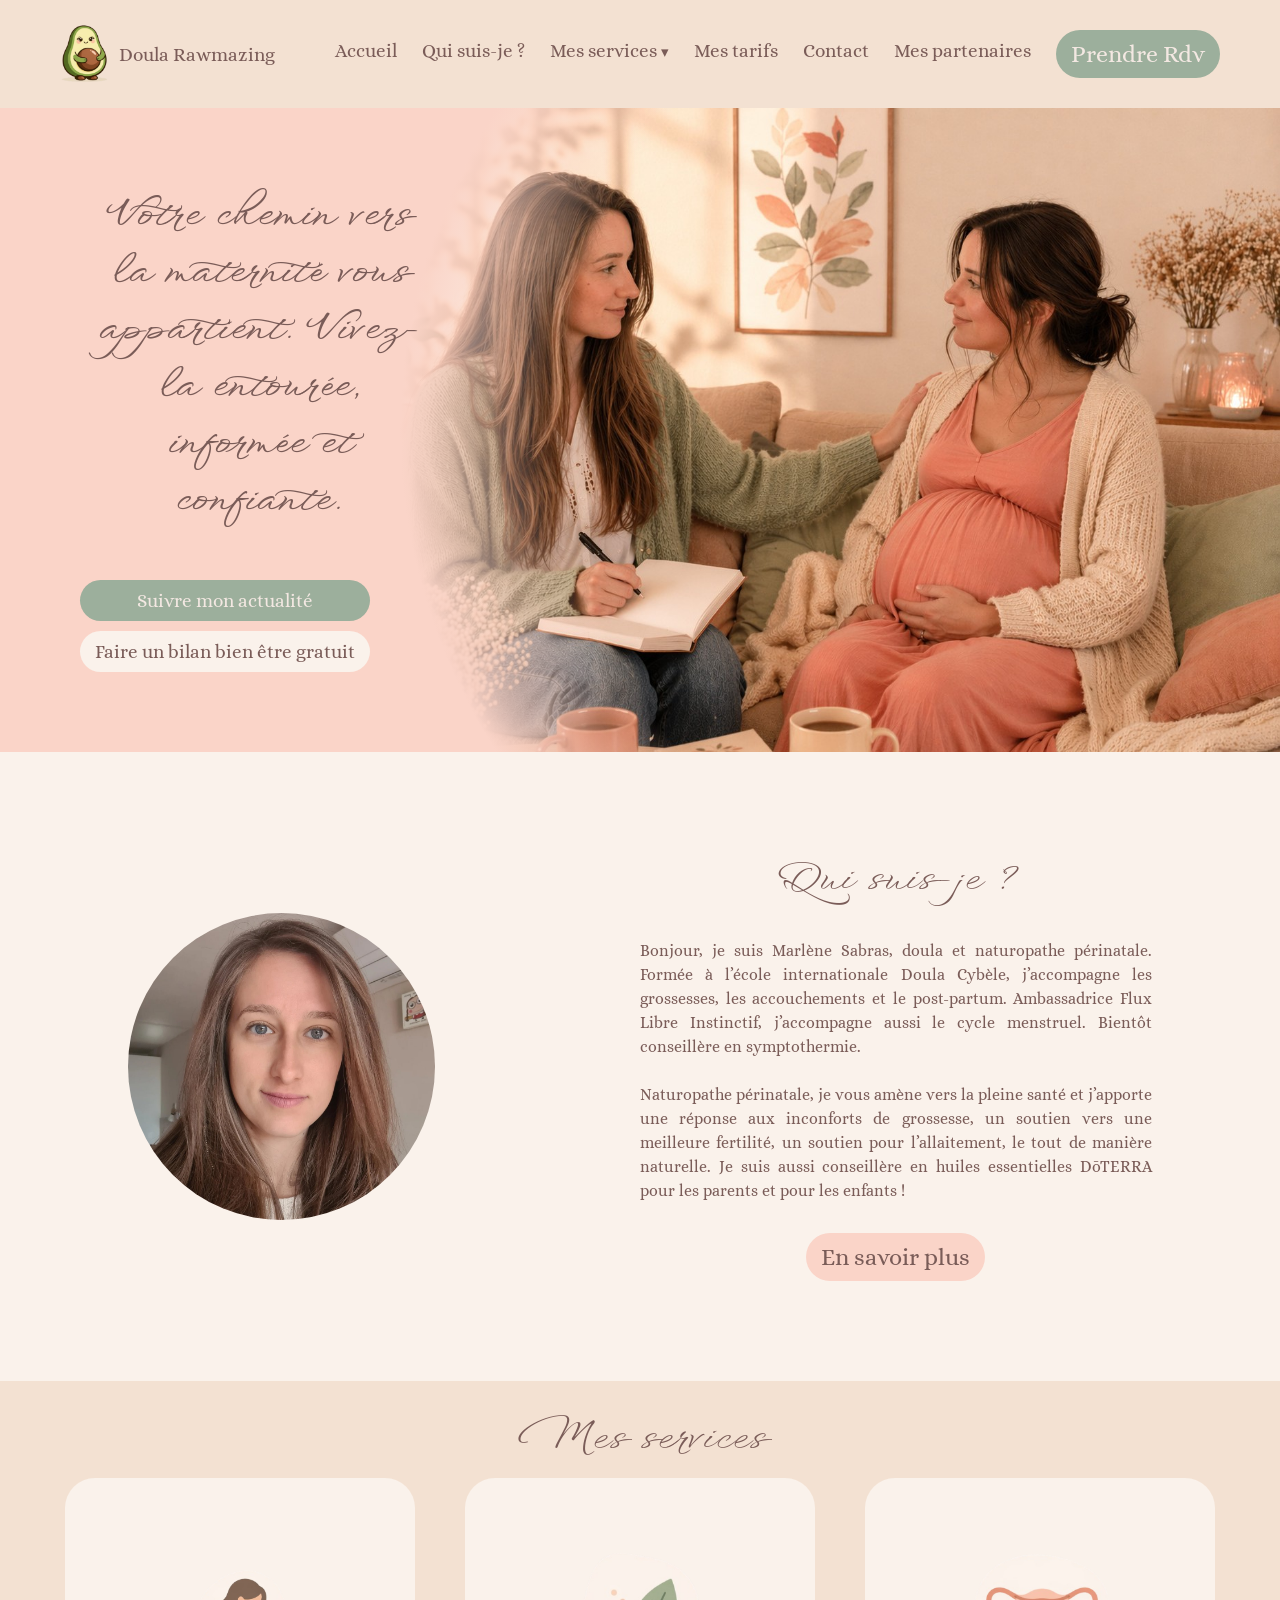
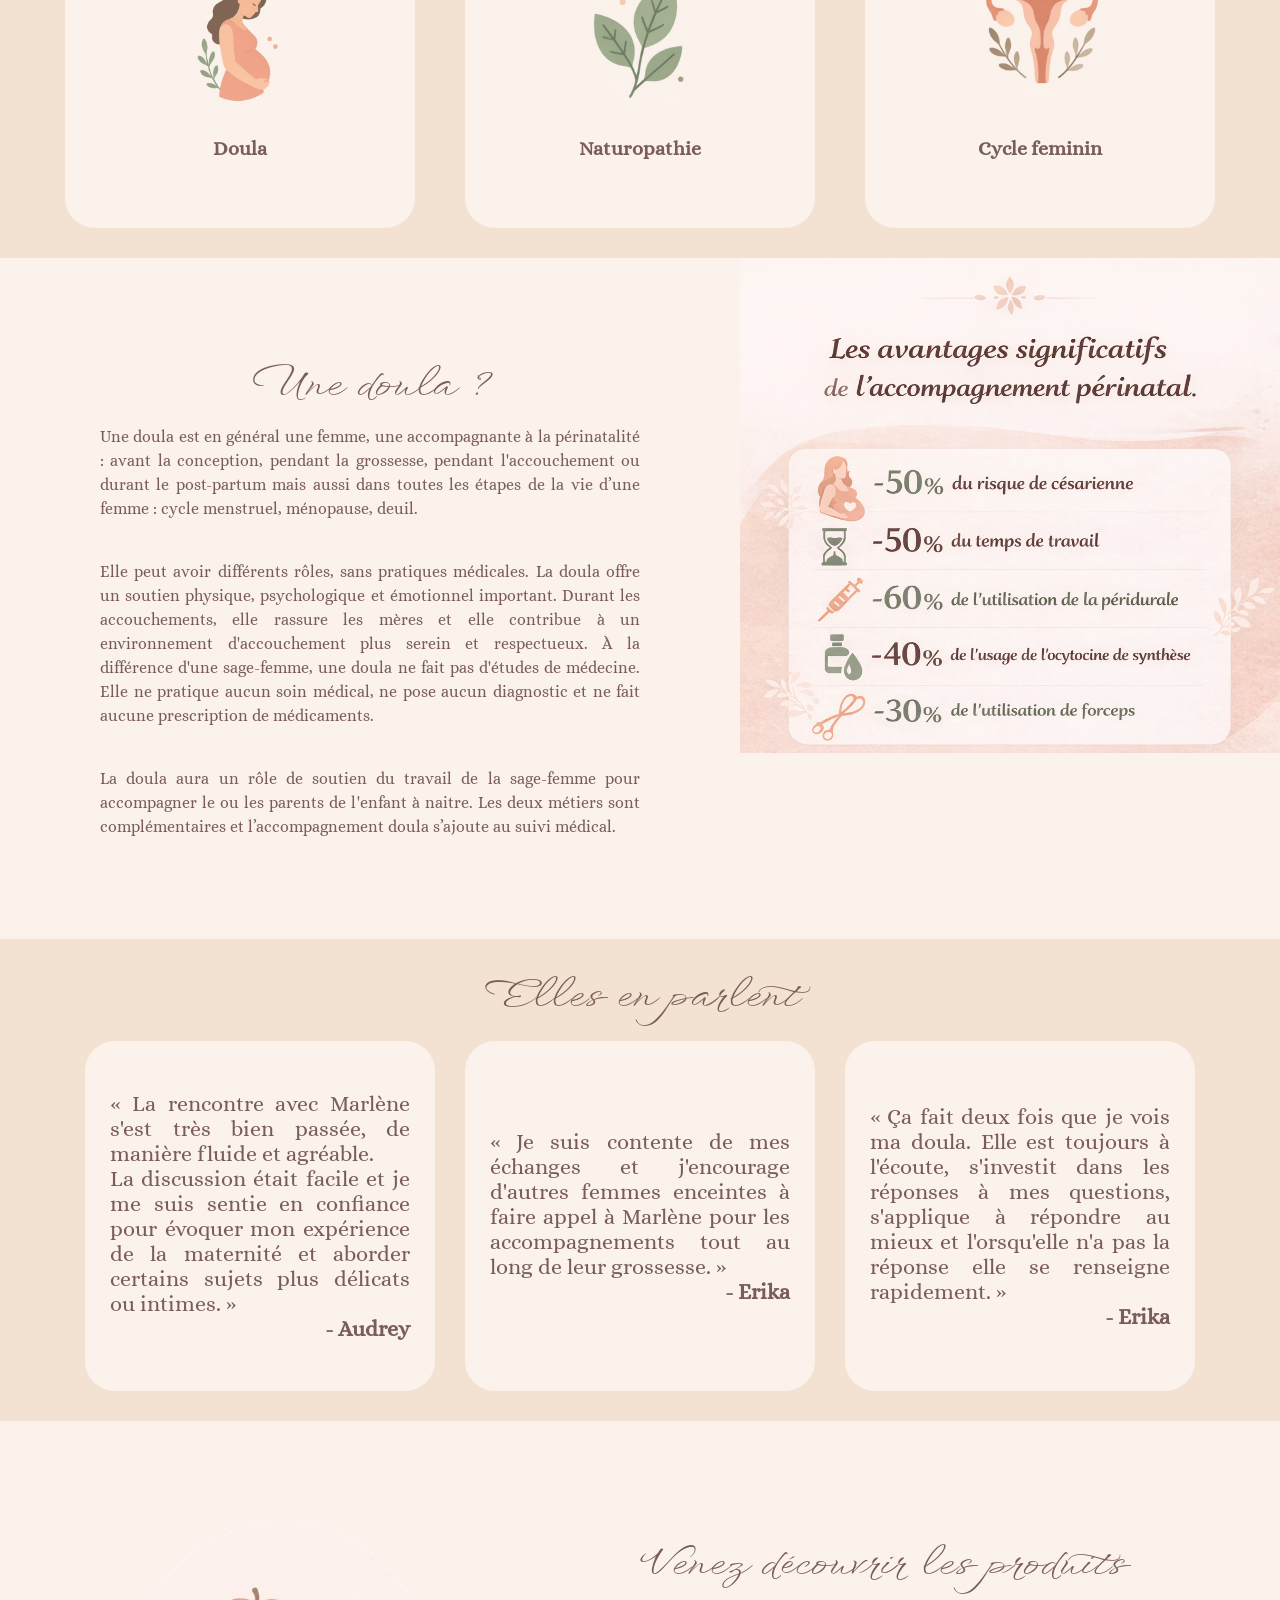
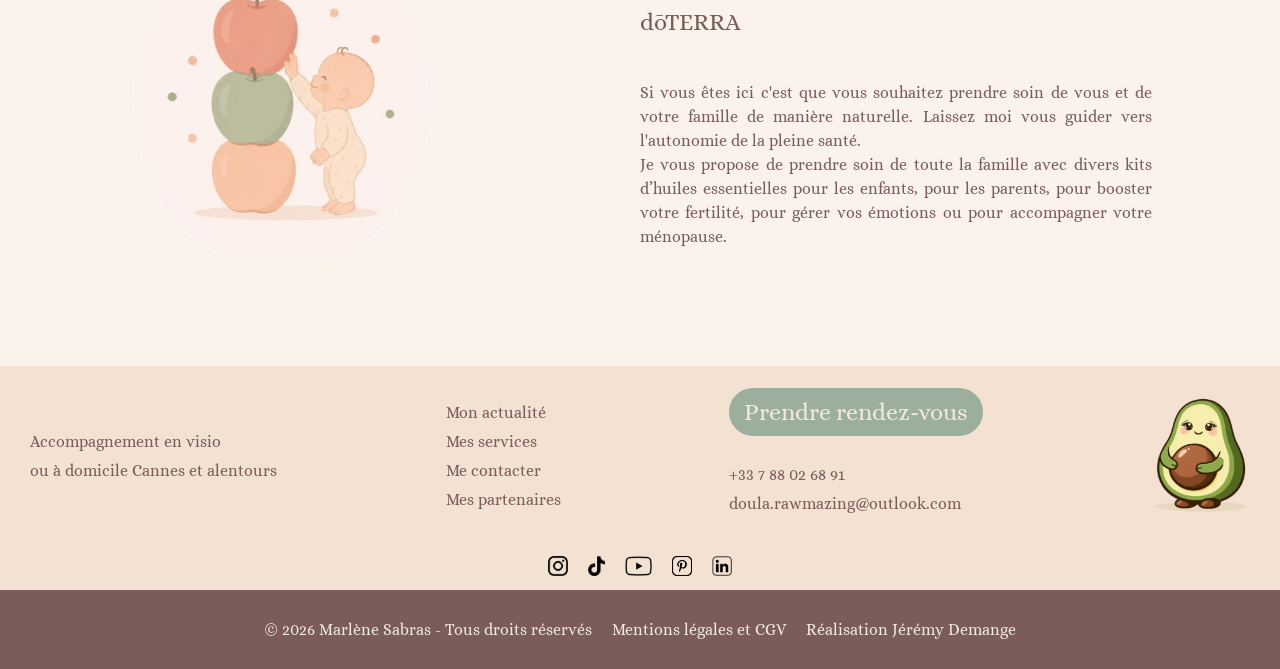
<file: index.html>
<!doctype html>
<html lang="fr">
  <head>
    <meta charset="UTF-8" />
    <meta
      name="description"
      content="Marlène Sabras, doula et naturopathe périnatale à Cannes. Accompagnement grossesse, accouchement, post-partum et cycle féminin."
    />
    <meta name="viewport" content="width=device-width, initial-scale=1.0" />
    <title>Rawmazing Doula - Accompagnement périnatal à Cannes</title>
    <link rel="icon" type="image/png" href="images/Logo/Rawmazing.png" />
    <link rel="stylesheet" href="css/style.css" />
    <link rel="preconnect" href="https://fonts.googleapis.com" />
    <link rel="preconnect" href="https://fonts.gstatic.com" crossorigin />
    <link
      href="https://fonts.googleapis.com/css2?family=Alice&family=WindSong:wght@400;500&family=Italianno&display=swap"
      rel="stylesheet"
    />
    <script src="script.js" defer></script>
  </head>
  <body>
    <div id="header"></div>

    <main>
      <section class="hero">
        <img
          src="images/Hero/Accompagnement_doula.jpeg"
          alt="Accompagnement doula périnatal à Cannes"
        />
        <div class="hero-content">
          <h1>
            Votre chemin vers la maternité vous appartient.
            Vivez-la entourée, informée et confiante.
          </h1>
          <div class="hero-content-btn">
            <a href="partenaires.html" class="btn">Suivre mon actualité</a>
            <a href="https://tally.so/r/44zKZk" class="btn-mid"
              >Faire un bilan bien être gratuit</a
            >
          </div>
        </div>
      </section>

      <section class="perso">
        <img
          src="images/Photo/Photo_doula.jpg"
          alt="Marlène Sabras, doula et naturopathe périnatale à Cannes"
        />
        <div class="perso_container">
          <h2>Qui suis-je ?</h2>
          <div class="perso-text">
            <p>
              Bonjour, je suis Marlène Sabras, doula et naturopathe périnatale.
              Formée à l’école internationale Doula Cybèle, j’accompagne les
              grossesses, les accouchements et le post-partum. Ambassadrice Flux
              Libre Instinctif, j’accompagne aussi le cycle menstruel. Bientôt
              conseillère en symptothermie.
              <br /><br />
              Naturopathe périnatale, je vous amène vers la pleine santé et
              j’apporte une réponse aux inconforts de grossesse, un soutien vers
              une meilleure fertilité, un soutien pour l’allaitement, le tout de
              manière naturelle. Je suis aussi conseillère en huiles
              essentielles DōTERRA pour les parents et pour les enfants !
            </p>
          </div>

          <a href="qui-suis-je.html" class="btn-clair">En savoir plus</a>
        </div>
      </section>

      <section class="services_apercu">
        <h2>Mes services</h2>

        <div class="card_group">
          <div class="card">
            <a href="services.html#doula">
              <img
                src="images/Icon/Rawmazing/Icon_grossesse.png"
                alt="Icône doula grossesse"
              />
              <span>Doula</span>
            </a>
          </div>

          <div class="card">
            <a href="services.html#naturopathie">
              <img
                src="images/Icon/Rawmazing/Icon_naturopathie.png"
                alt="Icône naturopathie périnatale"
              />
              <span>Naturopathie</span>
            </a>
          </div>

          <div class="card">
            <a href="services.html#cycle-feminin">
              <img
                src="images/Icon/Rawmazing/Icon_uterus.png"
                alt="Icône cycle féminin"
              />
              <span>Cycle feminin</span>
            </a>
          </div>
        </div>
      </section>

      <section class="doula">
        <div class="doula_content">
          <h2>Une doula ?</h2>
          <p>
            Une doula est en général une femme, une accompagnante à la
            périnatalité : avant la conception, pendant la grossesse, pendant
            l'accouchement ou durant le post-partum mais aussi dans toutes les
            étapes de la vie d’une femme : cycle menstruel, ménopause, deuil.
          </p>
          <br />

          <p>
            Elle peut avoir différents rôles, sans pratiques médicales. La doula
            offre un soutien physique, psychologique et émotionnel important.
            Durant les accouchements, elle rassure les mères et elle contribue à
            un environnement d'accouchement plus serein et respectueux. À la
            différence d'une sage-femme, une doula ne fait pas d'études de
            médecine. Elle ne pratique aucun soin médical, ne pose aucun
            diagnostic et ne fait aucune prescription de médicaments.
          </p>
          <br />
          <p>
            La doula aura un rôle de soutien du travail de la sage-femme pour
            accompagner le ou les parents de l'enfant à naitre. Les deux métiers
            sont complémentaires et l’accompagnement doula s’ajoute au suivi
            médical.
          </p>
        </div>

        <div class="doula-avantage-image">
          <img
            src="images/Avantages_doula.png"
            alt="Les avantages d'une doula pendant l'accouchement"
          />
        </div>
      </section>

      <section class="avis">
        <h2>Elles en parlent</h2>

        <div class="avis_content">
          <div class="card_avis">
            <p>
              « La rencontre avec Marlène s'est très bien passée, de manière
              fluide et agréable.
            </p>
            <p>
              La discussion était facile et je me suis sentie en confiance pour
              évoquer mon expérience de la maternité et aborder certains sujets
              plus délicats ou intimes. »
            </p>
            <span>- Audrey</span>
          </div>

          <div class="card_avis">
            <p>
              « Je suis contente de mes échanges et j'encourage d'autres femmes
              enceintes à faire appel à Marlène pour les accompagnements tout au
              long de leur grossesse. »
            </p>
            <span>- Erika</span>
          </div>

          <div class="card_avis">
            <p>
              « Ça fait deux fois que je vois ma doula. Elle est toujours à
              l'écoute, s'investit dans les réponses à mes questions, s'applique
              à répondre au mieux et l'orsqu'elle n'a pas la réponse elle se
              renseigne rapidement. »
            </p>
            <span>- Erika</span>
          </div>
        </div>
      </section>

      <a href="doterra.html">
        <section class="doterra-apercu">
          <img
            src="images/Icon/Rawmazing/icon_o_comme_3_pommes.png"
            alt="Icone O comme 3 pommes"
          />

          <div class="doterra-apercu-container">
            <h2>Venez découvrir les produits <span>d&#333;TERRA</span></h2>

            <p>
              Si vous êtes ici c'est que vous souhaitez prendre soin de vous et
              de votre famille de manière naturelle. Laissez moi vous guider
              vers l'autonomie de la pleine santé. <br />
              Je vous propose de prendre soin de toute la famille avec divers
              kits d’huiles essentielles pour les enfants, pour les parents,
              pour booster votre fertilité, pour gérer vos émotions ou pour
              accompagner votre ménopause.
            </p>
          </div>
        </section>
      </a>
    </main>

    <div id="footer"></div>
  </body>
</html>
</file>
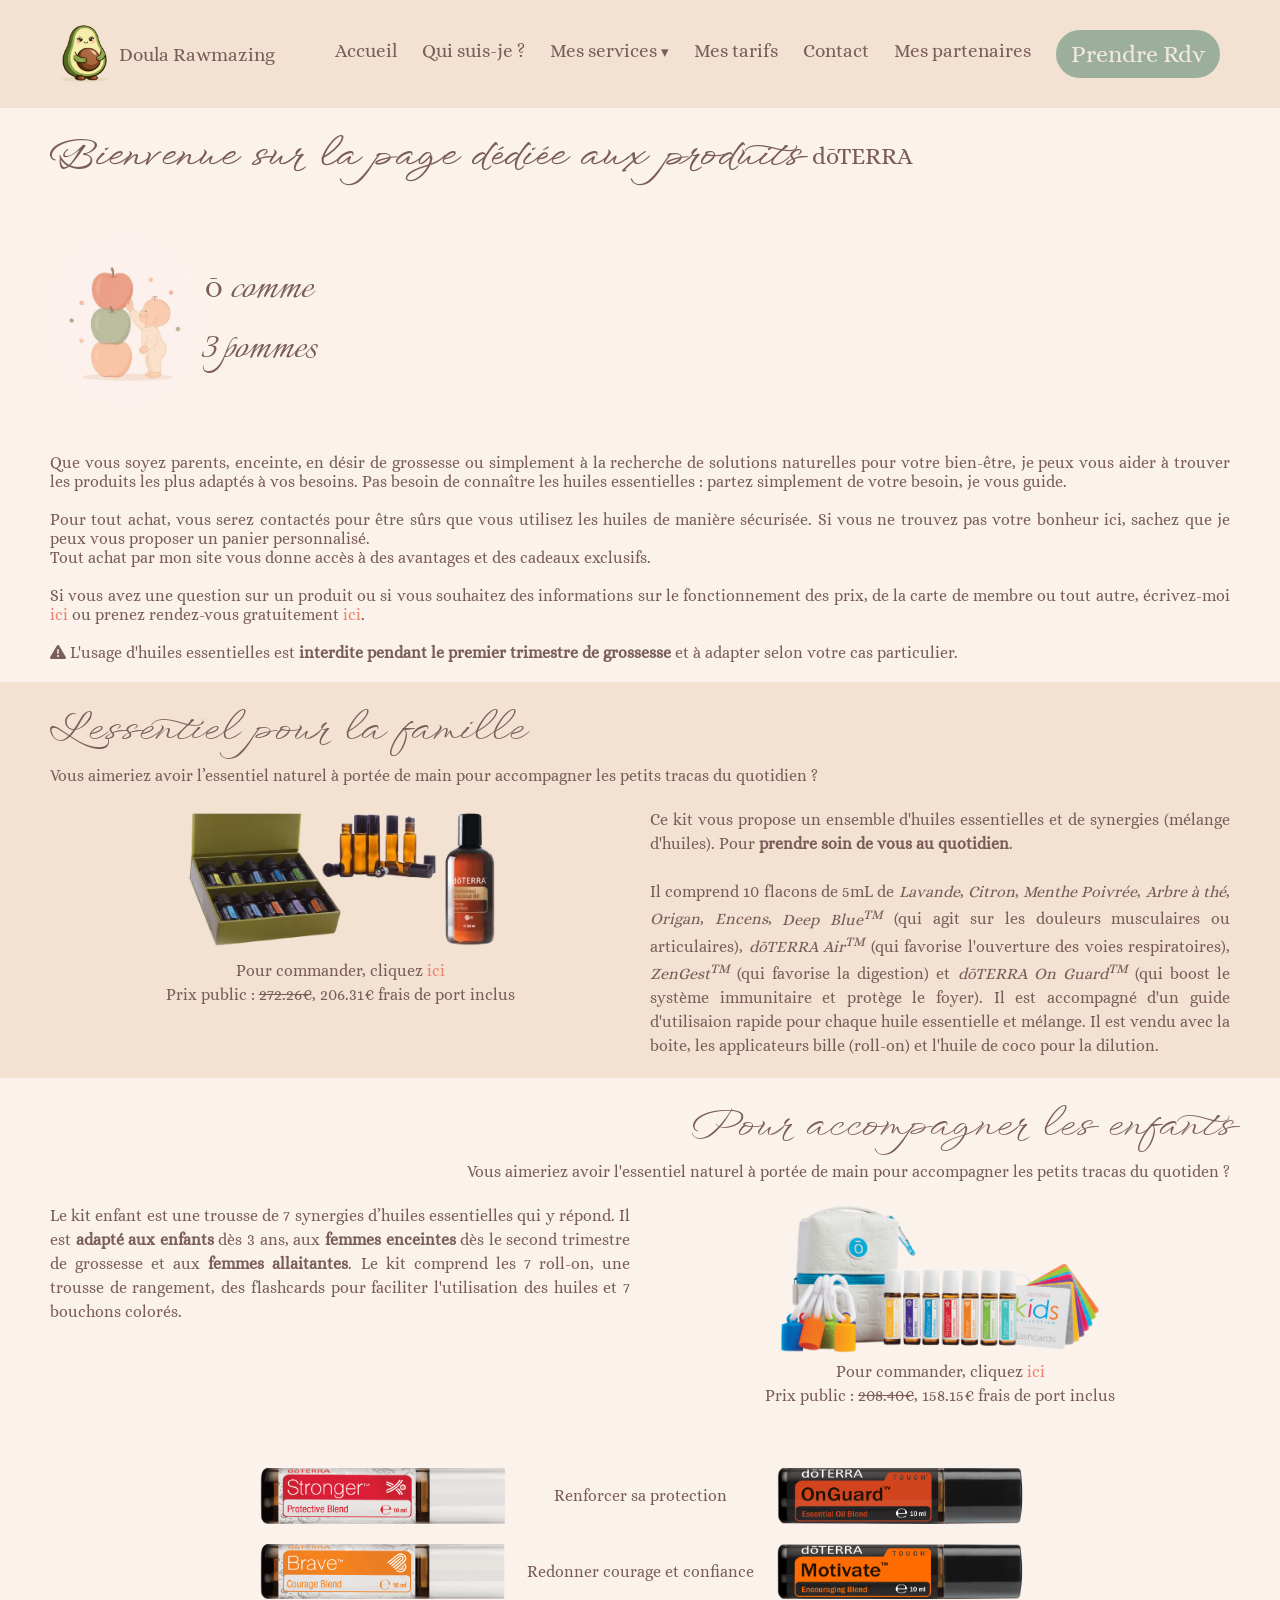
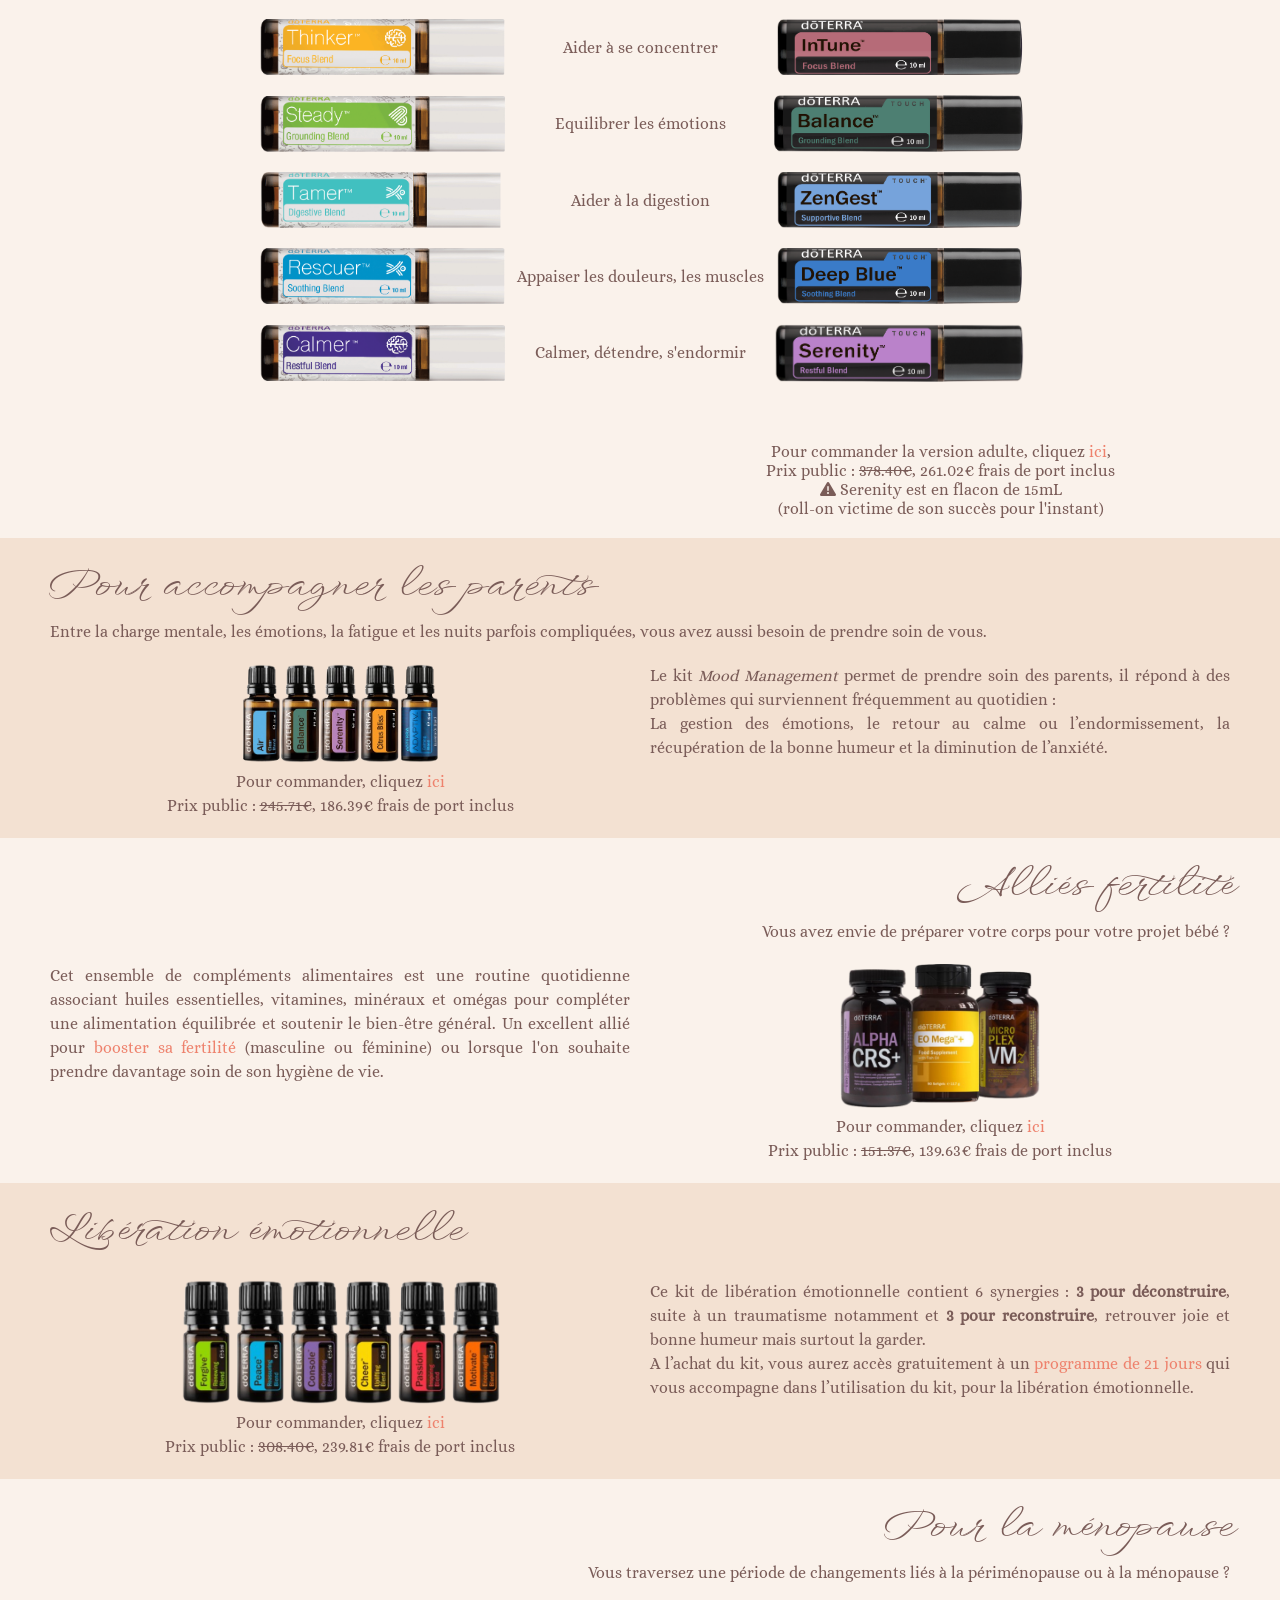
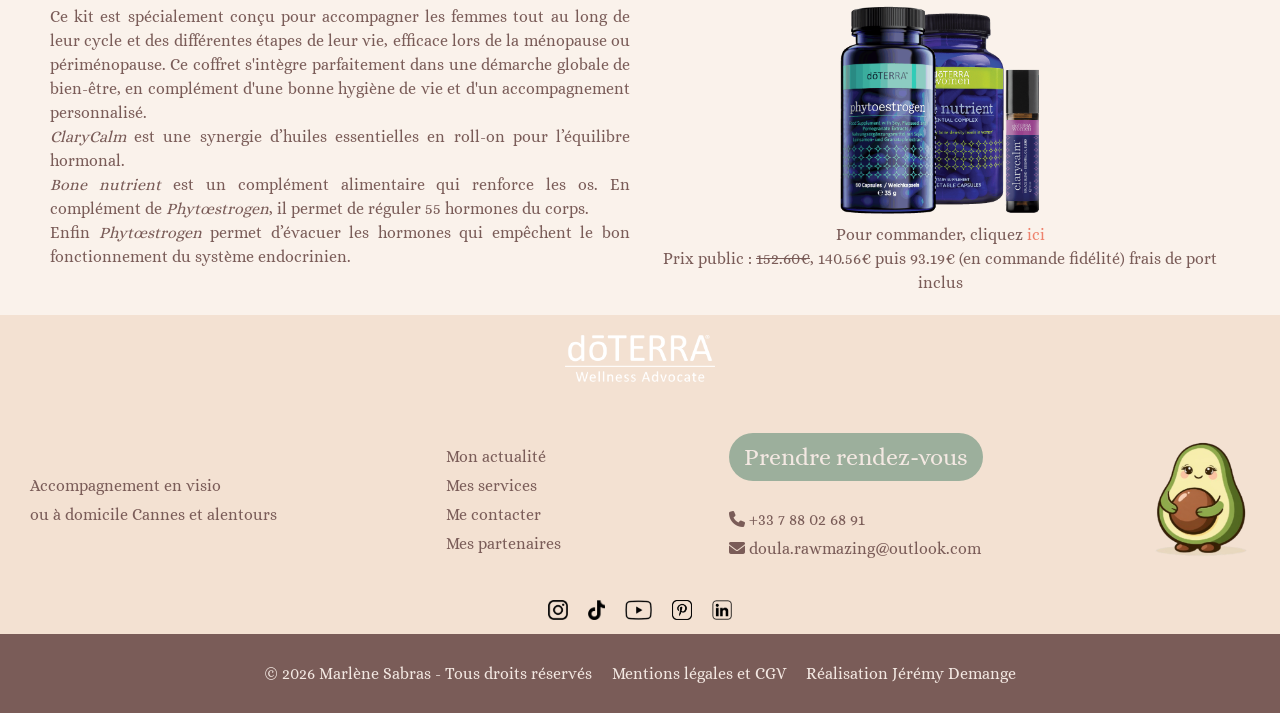
<file: doterra.html>
<!doctype html>
<html lang="fr">
  <head>
    <meta charset="UTF-8" />
    <meta
      name="description"
      content="Découvrez les huiles essentielles dōTERRA recommandées par Marlène Sabras, doula et naturopathe périnatale à Cannes."
    />
    <meta name="viewport" content="width=device-width, initial-scale=1.0" />
    <title>Huiles essentielles dōTERRA - Rawmazing Doula à Cannes</title>
    <link rel="icon" type="image/png" href="images/Logo/Rawmazing.png" />
    <link rel="stylesheet" href="css/style.css" />
    <link rel="preconnect" href="https://fonts.googleapis.com" />
    <link rel="preconnect" href="https://fonts.gstatic.com" crossorigin />
    <link
      href="https://fonts.googleapis.com/css2?family=Alice&family=WindSong:wght@400;500&family=Italianno&display=swap"
      rel="stylesheet"
    />
    <link
      rel="stylesheet"
      href="https://cdnjs.cloudflare.com/ajax/libs/font-awesome/6.5.0/css/all.min.css"
    />
    <script src="script.js" defer></script>
  </head>
  <body>
    <div id="header"></div>

    <main class="doterra">
      <section class="doterra-hero">
        <div class="doterra-titre">
          <h1>
            Bienvenue sur la page dédiée aux produits <span>d&#333;TERRA</span>
          </h1>
        </div>

        <div class="doterra-titre-2">
          <img
            src="images/Icon/Rawmazing/icon_o_comme_3_pommes.png"
            alt="Icone O comme 3 pommes"
          />
          <div>
            <h3><span>&#332;</span> comme</h3>
            <h3>3 pommes</h3>
          </div>
        </div>

        <div class="doterra-titre-3">
          <p>
            Que vous soyez parents, enceinte, en désir de grossesse ou simplement
            à la recherche de solutions naturelles pour votre bien-être, je peux
            vous aider à trouver les produits les plus adaptés à vos besoins.
            Pas besoin de connaître les huiles essentielles : partez simplement
            de votre besoin, je vous guide.
            <br /><br />
            Pour tout achat, vous serez contactés pour être sûrs que vous
            utilisez les huiles de manière sécurisée. Si vous ne trouvez pas
            votre bonheur ici, sachez que je peux vous proposer un panier
            personnalisé.
            <br />
            Tout achat par mon site vous donne accès à des avantages et des
            cadeaux exclusifs.
            <br /><br />
            Si vous avez une question sur un produit ou si vous souhaitez des
            informations sur le fonctionnement des prix, de la carte de membre
            ou tout autre, écrivez-moi
            <a
              class="doterra-color-text"
              target="_blank"
              rel="noopener noreferrer"
              href="contact.html"
              >ici</a
            >
            ou prenez rendez-vous gratuitement
            <a
              class="doterra-color-text"
              target="_blank"
              rel="noopener noreferrer"
              href="https://cal.com/doula.rawmazing/appel-decouverte"
              >ici</a
            >. <br /><br />
            <i class="fa-solid fa-triangle-exclamation"></i> L'usage d'huiles
            essentielles est
            <strong>interdite pendant le premier trimestre de grossesse</strong>
            et à adapter selon votre cas particulier.
          </p>
        </div>
      </section>

      <section class="doterra-famille">
        <div class="doterra-famille-1">
          <h2>L'essentiel pour la famille</h2>
          <p class="doterra-famille-1-intro">
            Vous aimeriez avoir l’essentiel naturel à portée de main pour
            accompagner les petits tracas du quotidien ?
          </p>
        </div>
        <div class="doterra-famille-2">
          <div class="doterra-famille-2-image">
            <div>
              <img
                src="images/Icon/Doterra/Kit-Famille.png"
                alt="image huile Kit-Famille"
              />
            </div>

            <span class="doterra-famille-text-desktop">
              <p>
                Pour commander, cliquez
                <a
                  class="doterra-color-text"
                  target="_blank"
                  rel="noopener noreferrer"
                  href="https://doterra.me/PZ_R8z"
                  >ici</a
                >
                <br />
                Prix public : <s>272.26€</s>, 206.31€ frais de port inclus
              </p>
            </span>
          </div>

          <p class="doterra-famille-2-text">
            Ce kit vous propose un ensemble d'huiles essentielles et de
            synergies (mélange d'huiles). Pour
            <strong>prendre soin de vous au quotidien</strong>. <br /><br />
            Il comprend 10 flacons de 5mL de <i>Lavande</i>, <i>Citron</i>,
            <i>Menthe Poivrée</i>, <i>Arbre à thé</i>, <i>Origan</i>,
            <i>Encens</i>, <i>Deep Blue<sup>TM</sup></i> (qui agit sur les
            douleurs musculaires ou articulaires),
            <i>d&#333;TERRA Air<sup>TM</sup></i> (qui favorise l'ouverture des
            voies respiratoires), <i>ZenGest<sup>TM</sup></i> (qui favorise la
            digestion) et <i>d&#333;TERRA On Guard<sup>TM</sup></i>
            (qui boost le système immunitaire et protège le foyer). Il est
            accompagné d'un guide d'utilisaion rapide pour chaque huile
            essentielle et mélange. Il est vendu avec la boite, les applicateurs
            bille (roll-on) et l'huile de coco pour la dilution.
          </p>
        </div>

        <span class="doterra-famille-text-mobile">
          <p>
            Pour commander, cliquez
            <a
              class="doterra-color-text"
              target="_blank"
              rel="noopener noreferrer"
              href="https://doterra.me/PZ_R8z"
              >ici</a
            >
            <br />
            Prix public : <s>272.26€</s>, 206.31€ frais de port inclus
          </p>
        </span>
      </section>

      <section class="doterra-enfant">
        <div class="doterra-enfant-1">
          <h2>Pour accompagner les enfants</h2>
          <p class="doterra-enfant-1-intro">
            Vous aimeriez avoir l'essentiel naturel à portée de main pour
            accompagner les petits tracas du quotiden ?
          </p>
        </div>

        <div class="doterra-enfant-2">
          <div class="doterra-enfant-2-image">
            <img
              src="images/Icon/Doterra/Kit-enfant.png"
              alt="image kit enfant doTERRA"
            />
            <span class="doterra-enfant-text-desktop">
              <p>
                Pour commander, cliquez
                <a
                  class="doterra-color-text"
                  target="_blank"
                  rel="noopener noreferrer"
                  href="https://doterra.me/6pBWwF"
                  >ici</a
                >
                <br />
                Prix public : <s>208.40€</s>, 158.15€ frais de port inclus
                <br />
              </p>
            </span>
          </div>

          <div class="doterra-enfant-2-text">
            <p>
              Le kit enfant est une trousse de 7 synergies d’huiles essentielles
              qui y répond. Il est
              <strong>adapté aux enfants</strong> dès 3 ans, aux
              <strong>femmes enceintes</strong> dès le second trimestre de
              grossesse et aux <strong>femmes allaitantes</strong>. Le kit
              comprend les 7 roll-on, une trousse de rangement, des flashcards
              pour faciliter l'utilisation des huiles et 7 bouchons colorés.
            </p>
          </div>
        </div>

        <div class="doterra-enfant-huiles">
          <ul>
            <li>
              <img
                src="images/Icon/Doterra/Stronger.png"
                alt="image huile Stronger"
              />
              <span>Renforcer sa protection</span>
              <img
                src="images/Icon/Doterra/OnGuard.png"
                alt="image huile OnGuard"
              />
            </li>
            <li>
              <img
                src="images/Icon/Doterra/Brave.png"
                alt="image huile Brave"
              />
              <span>Redonner courage et confiance</span>
              <img
                src="images/Icon/Doterra/Motivate.png"
                alt="image huile Motivate"
              />
            </li>
            <li>
              <img
                src="images/Icon/Doterra/Thinker.png"
                alt="image huile Thinker"
              />
              <span>Aider à se concentrer</span>
              <img
                src="images/Icon/Doterra/InTune.png"
                alt="image huile InTune"
              />
            </li>
            <li>
              <img
                src="images/Icon/Doterra/Steady.png"
                alt="image huile Steady"
              />
              <span>Equilibrer les émotions</span>
              <img
                src="images/Icon/Doterra/Balance.png"
                alt="image huile Balance"
              />
            </li>
            <li>
              <img
                src="images/Icon/Doterra/Tamer.png"
                alt="image huile Tamer"
              />
              <span>Aider à la digestion</span>
              <img
                src="images/Icon/Doterra/ZenGest.png"
                alt="image huile ZenGest"
              />
            </li>
            <li>
              <img
                src="images/Icon/Doterra/Rescuer.png"
                alt="image huile Rescuer"
              />
              <span>Appaiser les douleurs, les muscles</span>
              <img
                src="images/Icon/Doterra/Deep-Blue.png"
                alt="image huile Deep Blue"
              />
            </li>
            <li>
              <img
                src="images/Icon/Doterra/Calmer.png"
                alt="image huile Calmer"
              />
              <span>Calmer, détendre, s'endormir</span>
              <img
                src="images/Icon/Doterra/Serenity.png"
                alt="image huile Serenity"
              />
            </li>
          </ul>
        </div>

        <div class="doterra-enfant-text-2">
          <div class="doterra-enfant-text-2-prim">
            <span class="doterra-enfant-text-mobile">
              <p>
                Pour commander, cliquez
                <a
                  class="doterra-color-text"
                  target="_blank"
                  rel="noopener noreferrer"
                  href="https://doterra.me/6pBWwF"
                  >ici</a
                >
                <br />
                Prix public : <s>208.40€</s>, 158.15€ frais de port inclus
                <br />
              </p>
              <br />
            </span>

            <p>
              Pour commander la version adulte, cliquez
              <a
                class="doterra-color-text"
                target="_blank"
                rel="noopener noreferrer"
                href="https://doterra.me/ya_rhe"
                >ici</a
              >,
              <br />
              Prix public : <s>378.40€</s>, 261.02€ frais de port inclus
              <br />
              <i class="fa-solid fa-triangle-exclamation"></i> Serenity est en
              flacon de 15mL
              <br />
              (roll-on victime de son succès pour l'instant)
            </p>
          </div>
        </div>
      </section>

      <section class="doterra-parent">
        <div class="doterra-parent-1">
          <h2>Pour accompagner les parents</h2>
          <p class="doterra-parent-1-intro">
            Entre la charge mentale, les émotions, la fatigue et les nuits
            parfois compliquées, vous avez aussi besoin de prendre soin de vous.
          </p>
        </div>
        <div class="doterra-parent-2">
          <div class="doterra-parent-2-image">
            <div>
              <img
                src="images/Icon/Doterra/Mood-management.png"
                alt="image huile Mood-management"
              />
            </div>
            <span class="doterra-parent-text-desktop">
              <p>
                Pour commander, cliquez
                <a
                  class="doterra-color-text"
                  target="_blank"
                  rel="noopener noreferrer"
                  href="https://doterra.me/PQx169"
                  >ici</a
                >
                <br />
                Prix public : <s>245.71€</s>, 186.39€ frais de port inclus
              </p>
            </span>
          </div>

          <p class="doterra-parent-2-text">
            Le kit <i>Mood Management</i> permet de prendre soin des parents, il
            répond à des problèmes qui surviennent fréquemment au quotidien :
            <br />
            La gestion des émotions, le retour au calme ou l’endormissement, la
            récupération de la bonne humeur et la diminution de l’anxiété.
          </p>
        </div>

        <span class="doterra-parent-text-mobile">
          <p>
            Pour commander, cliquez
            <a
              class="doterra-color-text"
              target="_blank"
              rel="noopener noreferrer"
              href="https://doterra.me/PQx169"
              >ici</a
            >
            <br />
            Prix public : <s>245.71€</s>, 186.39€ frais de port inclus
          </p>
        </span>
      </section>

      <section class="doterra-fertilite">
        <div class="doterra-fertilite-1">
          <h2>Alliés fertilité</h2>
          <p class="doterra-fertilite-1-intro">
            Vous avez envie de préparer votre corps pour votre projet bébé ?
          </p>
        </div>
        <div class="doterra-fertilite-2">
          <div class="doterra-fertilite-2-image">
            <div>
              <img
                src="images/Icon/Doterra/Kit-Fertilite.png"
                alt="image huile kit fertilité"
              />
            </div>

            <span class="doterra-fertilite-text-desktop">
              <p>
                Pour commander, cliquez
                <a
                  class="doterra-color-text"
                  target="_blank"
                  rel="noopener noreferrer"
                  href="https://doterra.me/yzDbhe"
                  >ici</a
                >
                <br />
                Prix public : <s>151.37€</s>, 139.63€ frais de port inclus
              </p>
            </span>
          </div>
          <p class="doterra-fertilite-2-text">
            Cet ensemble de compléments alimentaires est une routine quotidienne
            associant huiles essentielles, vitamines, minéraux et omégas pour
            compléter une alimentation équilibrée et soutenir le bien-être
            général. Un excellent allié pour
            <span class="doterra-color-text">booster sa fertilité</span>
            (masculine ou féminine) ou lorsque l'on souhaite prendre davantage
            soin de son hygiène de vie.
          </p>
        </div>

        <span class="doterra-fertilite-text-mobile">
          <p>
            Pour commander, cliquez
            <a
              class="doterra-color-text"
              target="_blank"
              rel="noopener noreferrer"
              href="https://doterra.me/yzDbhe"
              >ici</a
            >
            <br />
            Prix public : <s>151.37€</s>, 139.63€ frais de port inclus
          </p>
        </span>
      </section>

      <section class="doterra-emotion">
        <div class="doterra-emotion-1">
          <h2>Libération émotionnelle</h2>
          <!-- <p class="doterra-emotion-1-intro"></p> -->
        </div>
        <div class="doterra-emotion-2">
          <div class="doterra-emotion-2-image">
            <div>
              <img
                src="images/Icon/Doterra/Aromatic.png"
                alt="image huile kit Aromatic"
              />
            </div>
            <span class="doterra-emotion-text-desktop">
              <p>
                Pour commander, cliquez
                <a
                  class="doterra-color-text"
                  target="_blank"
                  rel="noopener noreferrer"
                  href="https://doterra.me/qYSr12"
                  >ici</a
                >
                <br />
                Prix public : <s>308.40€</s>, 239.81€ frais de port inclus
              </p>
            </span>
          </div>
          <p class="doterra-emotion-2-text">
            Ce kit de libération émotionnelle contient 6 synergies :
            <strong>3 pour déconstruire</strong>, suite à un traumatisme
            notamment et <strong>3 pour reconstruire</strong>, retrouver joie et
            bonne humeur mais surtout la garder.
            <br />
            A l’achat du kit, vous aurez accès gratuitement à un
            <span class="doterra-color-text">programme de 21 jours</span> qui
            vous accompagne dans l’utilisation du kit, pour la libération
            émotionnelle.
          </p>
        </div>
        <span class="doterra-emotion-text-mobile">
          <p>
            Pour commander, cliquez
            <a
              class="doterra-color-text"
              target="_blank"
              rel="noopener noreferrer"
              href="https://doterra.me/qYSr12"
              >ici</a
            >
            <br />
            Prix public : <s>308.40€</s>, 239.81€ frais de port inclus
          </p>
        </span>
      </section>

      <section class="doterra-menopause">
        <div class="doterra-menopause-1">
          <h2>Pour la ménopause</h2>
          <p class="doterra-menopause-1-intro">
            Vous traversez une période de changements liés à la périménopause ou
            à la ménopause ?
          </p>
        </div>
        <div class="doterra-menopause-2">
          <div class="doterra-menopause-2-image">
            <div>
              <img
                src="images/Icon/Doterra/Women-Health.png"
                alt="image huile Women Health"
              />
            </div>
            <span class="doterra-menopause-text-desktop">
              <p>
                Pour commander, cliquez
                <a
                  class="doterra-color-text"
                  target="_blank"
                  rel="noopener noreferrer"
                  href="https://doterra.me/P-Tka_"
                  >ici</a
                >
                <br />
                Prix public : <s>152.60€</s>, 140.56€ puis 93.19€ (en commande
                fidélité) frais de port inclus
              </p>
            </span>
          </div>
          <p class="doterra-menopause-2-text">
            Ce kit est spécialement conçu pour accompagner les femmes tout au
            long de leur cycle et des différentes étapes de leur vie, efficace
            lors de la ménopause ou périménopause. Ce coffret s'intègre
            parfaitement dans une démarche globale de bien-être, en complément
            d'une bonne hygiène de vie et d'un accompagnement personnalisé.
            <br />
            <i>ClaryCalm</i> est une synergie d’huiles essentielles en roll-on
            pour l’équilibre hormonal.
            <br />
            <i>Bone nutrient</i> est un complément alimentaire qui renforce les
            os. En complément de <i>Phytœstrogen</i>, il permet de réguler 55
            hormones du corps.
            <br />
            Enfin <i>Phytœstrogen</i> permet d’évacuer les hormones qui
            empêchent le bon fonctionnement du système endocrinien.
          </p>
        </div>
        <span class="doterra-menopause-text-mobile">
          <p>
            Pour commander, cliquez
            <a
              class="doterra-color-text"
              target="_blank"
              rel="noopener noreferrer"
              href="https://doterra.me/P-Tka_"
              >ici</a
            >
            <br />
            Prix public : <s>152.60€</s>, 140.56€ puis 93.19€ (en commande
            fidélité) frais de port inclus
          </p>
        </span>
      </section>
      <section class="doterra-logo">
        <img src="images/Icon/Doterra/doterra-logo.png" alt="Logo doTERRA" />
      </section>
    </main>

    <div id="footer"></div>
  </body>
</html>
</file>
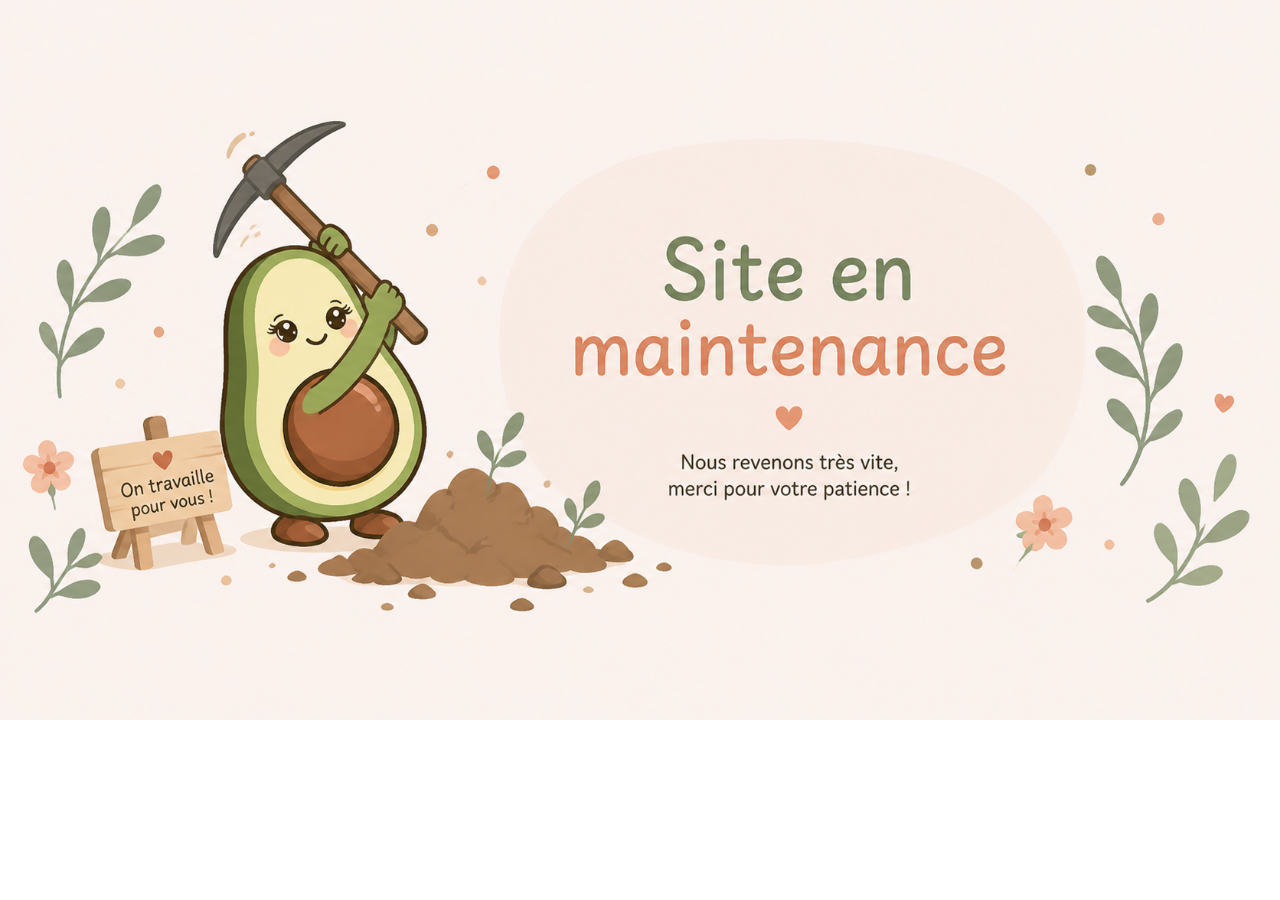
<file: maintenance.html>
<!doctype html>
<html lang="fr">
  <head>
    <meta charset="UTF-8" />
    <meta
      name="description"
      content="Page de maintenance de Marlène Sabras, doula et naturopathe périnatale à Cannes."
    />
    <meta name="viewport" content="width=device-width, initial-scale=1.0" />
    <title>Page de maintenance - Doula et Naturopathie périnatale à Cannes</title>
    <link rel="icon" type="image/png" href="images/Logo/Rawmazing.png" />
    <link rel="stylesheet" href="css/style.css" />
    <link rel="preconnect" href="https://fonts.googleapis.com" />
    <link rel="preconnect" href="https://fonts.gstatic.com" crossorigin />
    <link
      href="https://fonts.googleapis.com/css2?family=Alice&family=WindSong:wght@400;500&family=Italianno&display=swap"
      rel="stylesheet"
    />
    <script src="script.js" defer></script>
  </head>
  <body>
    <img src="images/Technique/Maintenance.png" alt="mainteance" />
  </body>
</html>
</file>
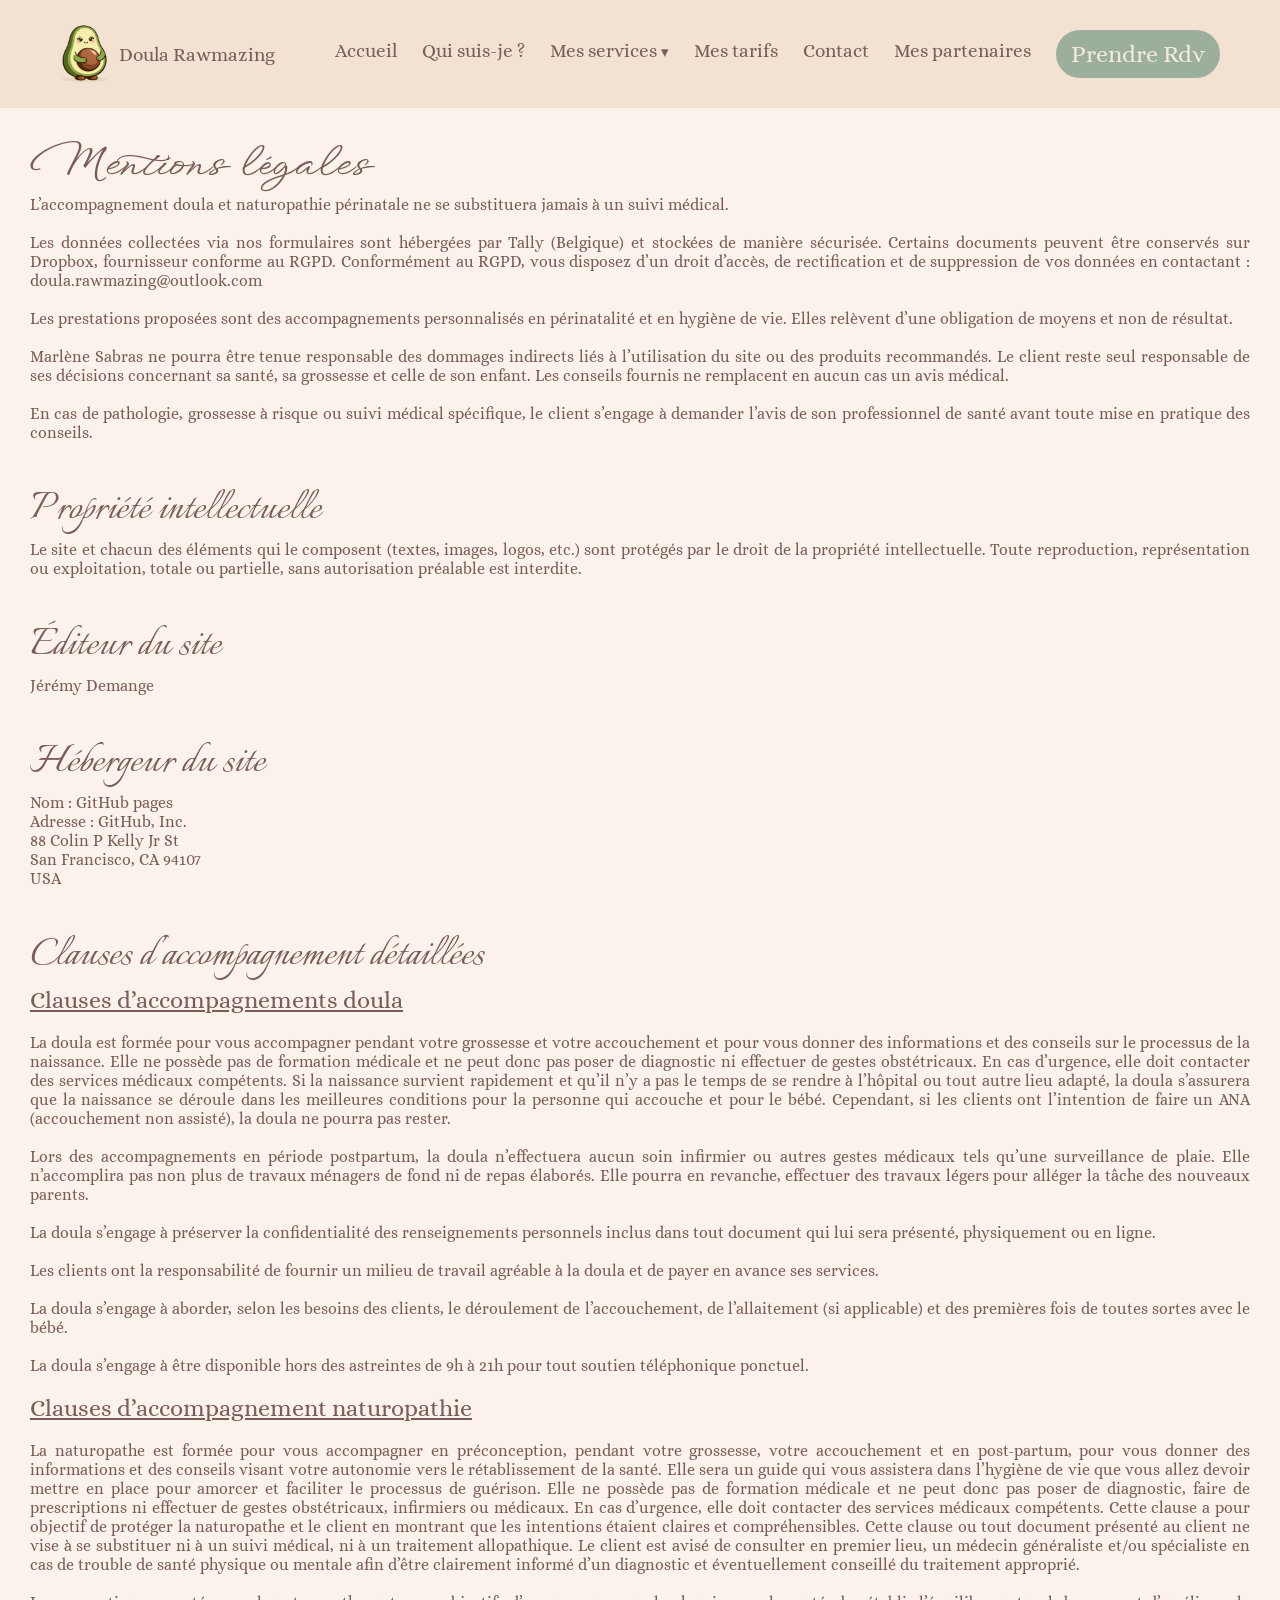
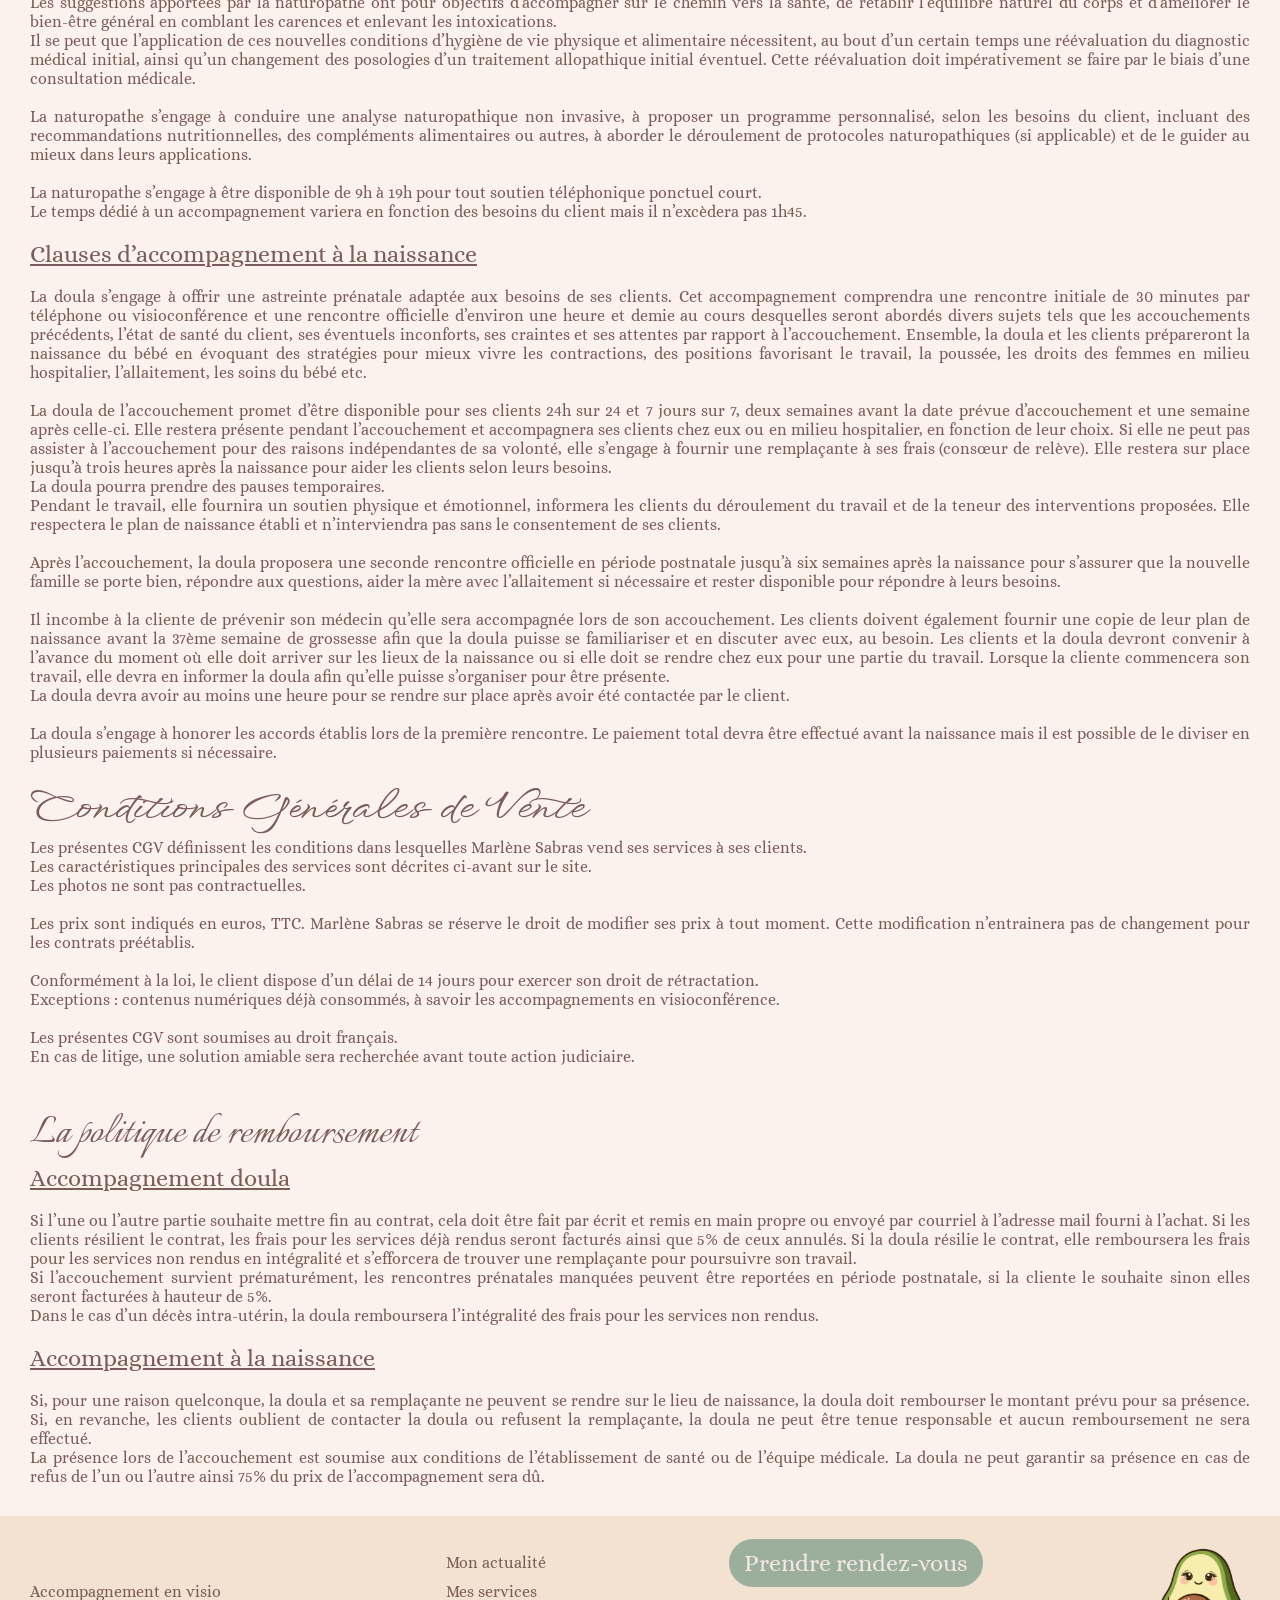
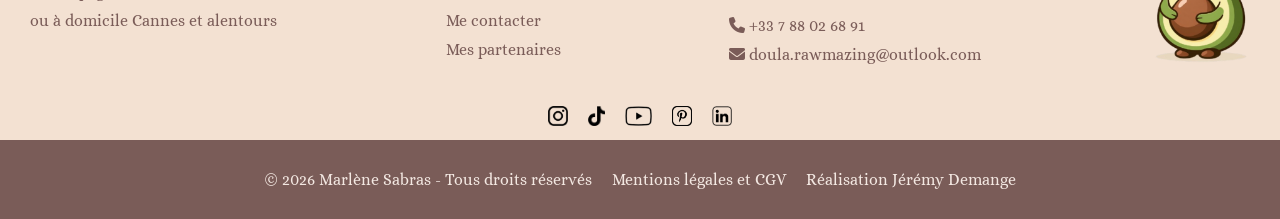
<file: mentions-legales.html>
<!doctype html>
<html lang="fr">
  <head>
    <meta charset="UTF-8" />
    <meta
      name="description"
      content="Mentions légales de Marlène Sabras, doula et naturopathe périnatale à Cannes. Accompagnement grossesse, accouchement, post-partum et cycle féminin."
    />
    <meta name="viewport" content="width=device-width, initial-scale=1.0" />
    <title>Mentions légales - Doula et Naturopathie périnatale à Cannes</title>
    <link rel="icon" type="image/png" href="images/Logo/Rawmazing.png" />
    <link rel="stylesheet" href="css/style.css" />
    <link rel="preconnect" href="https://fonts.googleapis.com" />
    <link rel="preconnect" href="https://fonts.gstatic.com" crossorigin />
    <link
      href="https://fonts.googleapis.com/css2?family=Alice&family=WindSong:wght@400;500&family=Italianno&display=swap"
      rel="stylesheet"
    />
    <link
      rel="stylesheet"
      href="https://cdnjs.cloudflare.com/ajax/libs/font-awesome/6.5.0/css/all.min.css"
    />
    <script src="script.js" defer></script>
  </head>
  <body>
    <div id="header"></div>

    <main>
      <section class="mentions-legales">
        <h1>Mentions légales</h1>
        <div class="paragraphe">
          <p>
            L’accompagnement doula et naturopathie périnatale ne se substituera
            jamais à un suivi médical.
          </p>
          <br />
          <p>
            Les données collectées via nos formulaires sont hébergées par Tally
            (Belgique) et stockées de manière sécurisée. Certains documents
            peuvent être conservés sur Dropbox, fournisseur conforme au RGPD.
            Conformément au RGPD, vous disposez d’un droit d’accès, de
            rectification et de suppression de vos données en contactant :
            doula.rawmazing@outlook.com
          </p>
          <br />
          <p>
            Les prestations proposées sont des accompagnements personnalisés en
            périnatalité et en hygiène de vie. Elles relèvent d’une obligation
            de moyens et non de résultat.
          </p>
          <br />
          <p>
            Marlène Sabras ne pourra être tenue responsable des dommages
            indirects liés à l’utilisation du site ou des produits recommandés.
            Le client reste seul responsable de ses décisions concernant sa
            santé, sa grossesse et celle de son enfant. Les conseils fournis ne
            remplacent en aucun cas un avis médical.
          </p>
          <br />
          <p>
            En cas de pathologie, grossesse à risque ou suivi médical
            spécifique, le client s’engage à demander l’avis de son
            professionnel de santé avant toute mise en pratique des conseils.
          </p>
          <br /><br />
          <h3>Propriété intellectuelle</h3>
          <p>
            Le site et chacun des éléments qui le composent (textes, images,
            logos, etc.) sont protégés par le droit de la propriété
            intellectuelle. Toute reproduction, représentation ou exploitation,
            totale ou partielle, sans autorisation préalable est interdite.
          </p>
          <br /><br />
          <h3>Éditeur du site</h3>
          <p>Jérémy Demange</p>
          <br /><br />
          <h3>Hébergeur du site</h3>
          <p>
            Nom : GitHub pages <br />Adresse : GitHub, Inc. <br />88 Colin P
            Kelly Jr St <br />San Francisco, CA 94107 <br />USA
          </p>
          <br /><br />
          <h3>Clauses d’accompagnement détaillées</h3>
          <h4>Clauses d’accompagnements doula</h4>
          <br />
          <p>
            La doula est formée pour vous accompagner pendant votre grossesse et
            votre accouchement et pour vous donner des informations et des
            conseils sur le processus de la naissance. Elle ne possède pas de
            formation médicale et ne peut donc pas poser de diagnostic ni
            effectuer de gestes obstétricaux. En cas d’urgence, elle doit
            contacter des services médicaux compétents. Si la naissance survient
            rapidement et qu’il n’y a pas le temps de se rendre à l’hôpital ou
            tout autre lieu adapté, la doula s’assurera que la naissance se
            déroule dans les meilleures conditions pour la personne qui accouche
            et pour le bébé. Cependant, si les clients ont l’intention de faire
            un ANA (accouchement non assisté), la doula ne pourra pas rester.
          </p>
          <br />
          <p>
            Lors des accompagnements en période postpartum, la doula
            n’effectuera aucun soin infirmier ou autres gestes médicaux tels
            qu’une surveillance de plaie. Elle n’accomplira pas non plus de
            travaux ménagers de fond ni de repas élaborés. Elle pourra en
            revanche, effectuer des travaux légers pour alléger la tâche des
            nouveaux parents.
          </p>
          <br />
          <p>
            La doula s’engage à préserver la confidentialité des renseignements
            personnels inclus dans tout document qui lui sera présenté,
            physiquement ou en ligne.
          </p>
          <br />
          <p>
            Les clients ont la responsabilité de fournir un milieu de travail
            agréable à la doula et de payer en avance ses services.
          </p>
          <br />
          <p>
            La doula s’engage à aborder, selon les besoins des clients, le
            déroulement de l’accouchement, de l’allaitement (si applicable) et
            des premières fois de toutes sortes avec le bébé.
          </p>
          <br />
          <p>
            La doula s’engage à être disponible hors des astreintes de 9h à 21h
            pour tout soutien téléphonique ponctuel.
          </p>
          <br />
          <h4>Clauses d’accompagnement naturopathie</h4>
          <br />
          <p>
            La naturopathe est formée pour vous accompagner en préconception,
            pendant votre grossesse, votre accouchement et en post-partum, pour
            vous donner des informations et des conseils visant votre autonomie
            vers le rétablissement de la santé. Elle sera un guide qui vous
            assistera dans l’hygiène de vie que vous allez devoir mettre en
            place pour amorcer et faciliter le processus de guérison. Elle ne
            possède pas de formation médicale et ne peut donc pas poser de
            diagnostic, faire de prescriptions ni effectuer de gestes
            obstétricaux, infirmiers ou médicaux. En cas d’urgence, elle doit
            contacter des services médicaux compétents. Cette clause a pour
            objectif de protéger la naturopathe et le client en montrant que les
            intentions étaient claires et compréhensibles. Cette clause ou tout
            document présenté au client ne vise à se substituer ni à un suivi
            médical, ni à un traitement allopathique. Le client est avisé de
            consulter en premier lieu, un médecin généraliste et/ou spécialiste
            en cas de trouble de santé physique ou mentale afin d’être
            clairement informé d’un diagnostic et éventuellement conseillé du
            traitement approprié.
          </p>
          <br />
          <p>
            Les suggestions apportées par la naturopathe ont pour objectifs
            d’accompagner sur le chemin vers la santé, de rétablir l’équilibre
            naturel du corps et d’améliorer le bien-être général en comblant les
            carences et enlevant les intoxications.
          </p>
          <p>
            Il se peut que l’application de ces nouvelles conditions d’hygiène
            de vie physique et alimentaire nécessitent, au bout d’un certain
            temps une réévaluation du diagnostic médical initial, ainsi qu’un
            changement des posologies d’un traitement allopathique initial
            éventuel. Cette réévaluation doit impérativement se faire par le
            biais d’une consultation médicale.
          </p>
          <br />
          <p>
            La naturopathe s’engage à conduire une analyse naturopathique non
            invasive, à proposer un programme personnalisé, selon les besoins du
            client, incluant des recommandations nutritionnelles, des
            compléments alimentaires ou autres, à aborder le déroulement de
            protocoles naturopathiques (si applicable) et de le guider au mieux
            dans leurs applications.
          </p>
          <br />
          <p>
            La naturopathe s’engage à être disponible de 9h à 19h pour tout
            soutien téléphonique ponctuel court.
          </p>
          <p>
            Le temps dédié à un accompagnement variera en fonction des besoins
            du client mais il n’excèdera pas 1h45.
          </p>
          <br />
          <h4>Clauses d’accompagnement à la naissance</h4>
          <br />
          <p>
            La doula s’engage à offrir une astreinte prénatale adaptée aux
            besoins de ses clients. Cet accompagnement comprendra une rencontre
            initiale de 30 minutes par téléphone ou visioconférence et une
            rencontre officielle d’environ une heure et demie au cours
            desquelles seront abordés divers sujets tels que les accouchements
            précédents, l’état de santé du client, ses éventuels inconforts, ses
            craintes et ses attentes par rapport à l’accouchement. Ensemble, la
            doula et les clients prépareront la naissance du bébé en évoquant
            des stratégies pour mieux vivre les contractions, des positions
            favorisant le travail, la poussée, les droits des femmes en milieu
            hospitalier, l’allaitement, les soins du bébé etc.
          </p>
          <br />
          <p>
            La doula de l’accouchement promet d’être disponible pour ses clients
            24h sur 24 et 7 jours sur 7, deux semaines avant la date prévue
            d’accouchement et une semaine après celle-ci. Elle restera présente
            pendant l’accouchement et accompagnera ses clients chez eux ou en
            milieu hospitalier, en fonction de leur choix. Si elle ne peut pas
            assister à l’accouchement pour des raisons indépendantes de sa
            volonté, elle s’engage à fournir une remplaçante à ses frais
            (consœur de relève). Elle restera sur place jusqu’à trois heures
            après la naissance pour aider les clients selon leurs besoins.
          </p>
          <p>La doula pourra prendre des pauses temporaires.</p>
          <p>
            Pendant le travail, elle fournira un soutien physique et émotionnel,
            informera les clients du déroulement du travail et de la teneur des
            interventions proposées. Elle respectera le plan de naissance établi
            et n’interviendra pas sans le consentement de ses clients.
          </p>
          <br />
          <p>
            Après l’accouchement, la doula proposera une seconde rencontre
            officielle en période postnatale jusqu’à six semaines après la
            naissance pour s’assurer que la nouvelle famille se porte bien,
            répondre aux questions, aider la mère avec l’allaitement si
            nécessaire et rester disponible pour répondre à leurs besoins.
          </p>
          <br />
          <p>
            Il incombe à la cliente de prévenir son médecin qu’elle sera
            accompagnée lors de son accouchement. Les clients doivent également
            fournir une copie de leur plan de naissance avant la 37ème semaine
            de grossesse afin que la doula puisse se familiariser et en discuter
            avec eux, au besoin. Les clients et la doula devront convenir à
            l’avance du moment où elle doit arriver sur les lieux de la
            naissance ou si elle doit se rendre chez eux pour une partie du
            travail. Lorsque la cliente commencera son travail, elle devra en
            informer la doula afin qu’elle puisse s’organiser pour être
            présente.
          </p>
          <p>
            La doula devra avoir au moins une heure pour se rendre sur place
            après avoir été contactée par le client.
          </p>
          <br />
          <p>
            La doula s’engage à honorer les accords établis lors de la première
            rencontre. Le paiement total devra être effectué avant la naissance
            mais il est possible de le diviser en plusieurs paiements si
            nécessaire.
          </p>
        </div>
        <br />
        <h1>Conditions Générales de Vente</h1>
        <div class="paragraphe">
          <p>
            Les présentes CGV définissent les conditions dans lesquelles Marlène
            Sabras vend ses services à ses clients.
          </p>
          <p>
            Les caractéristiques principales des services sont décrites ci-avant
            sur le site.
          </p>
          <p>Les photos ne sont pas contractuelles.</p>
          <br />
          <p>
            Les prix sont indiqués en euros, TTC. Marlène Sabras se réserve le
            droit de modifier ses prix à tout moment. Cette modification
            n’entrainera pas de changement pour les contrats préétablis.
          </p>
          <br />
          <p>
            Conformément à la loi, le client dispose d’un délai de 14 jours pour
            exercer son droit de rétractation.
          </p>
          <p>
            Exceptions : contenus numériques déjà consommés, à savoir les
            accompagnements en visioconférence.
          </p>
          <br />
          <p>Les présentes CGV sont soumises au droit français.</p>
          <p>
            En cas de litige, une solution amiable sera recherchée avant toute
            action judiciaire.
          </p>
          <br /><br />
          <h3>La politique de remboursement</h3>
          <h4>Accompagnement doula</h4>
          <br />
          <p>
            Si l’une ou l’autre partie souhaite mettre fin au contrat, cela doit
            être fait par écrit et remis en main propre ou envoyé par courriel à
            l’adresse mail fourni à l’achat. Si les clients résilient le
            contrat, les frais pour les services déjà rendus seront facturés
            ainsi que 5% de ceux annulés. Si la doula résilie le contrat, elle
            remboursera les frais pour les services non rendus en intégralité et
            s’efforcera de trouver une remplaçante pour poursuivre son travail.
          </p>
          <p>
            Si l’accouchement survient prématurément, les rencontres prénatales
            manquées peuvent être reportées en période postnatale, si la cliente
            le souhaite sinon elles seront facturées à hauteur de 5%.
          </p>
          <p>
            Dans le cas d’un décès intra-utérin, la doula remboursera
            l’intégralité des frais pour les services non rendus.
          </p>
          <br />
          <h4>Accompagnement à la naissance</h4>
          <br />
          <p>
            Si, pour une raison quelconque, la doula et sa remplaçante ne
            peuvent se rendre sur le lieu de naissance, la doula doit rembourser
            le montant prévu pour sa présence. Si, en revanche, les clients
            oublient de contacter la doula ou refusent la remplaçante, la doula
            ne peut être tenue responsable et aucun remboursement ne sera
            effectué.
          </p>
          <p>
            La présence lors de l’accouchement est soumise aux conditions de
            l’établissement de santé ou de l’équipe médicale. La doula ne peut
            garantir sa présence en cas de refus de l’un ou l’autre ainsi 75% du
            prix de l’accompagnement sera dû.
          </p>
        </div>
      </section>

      <section class="CGV"></section>
    </main>

    <div id="footer"></div>
  </body>
</html>
</file>
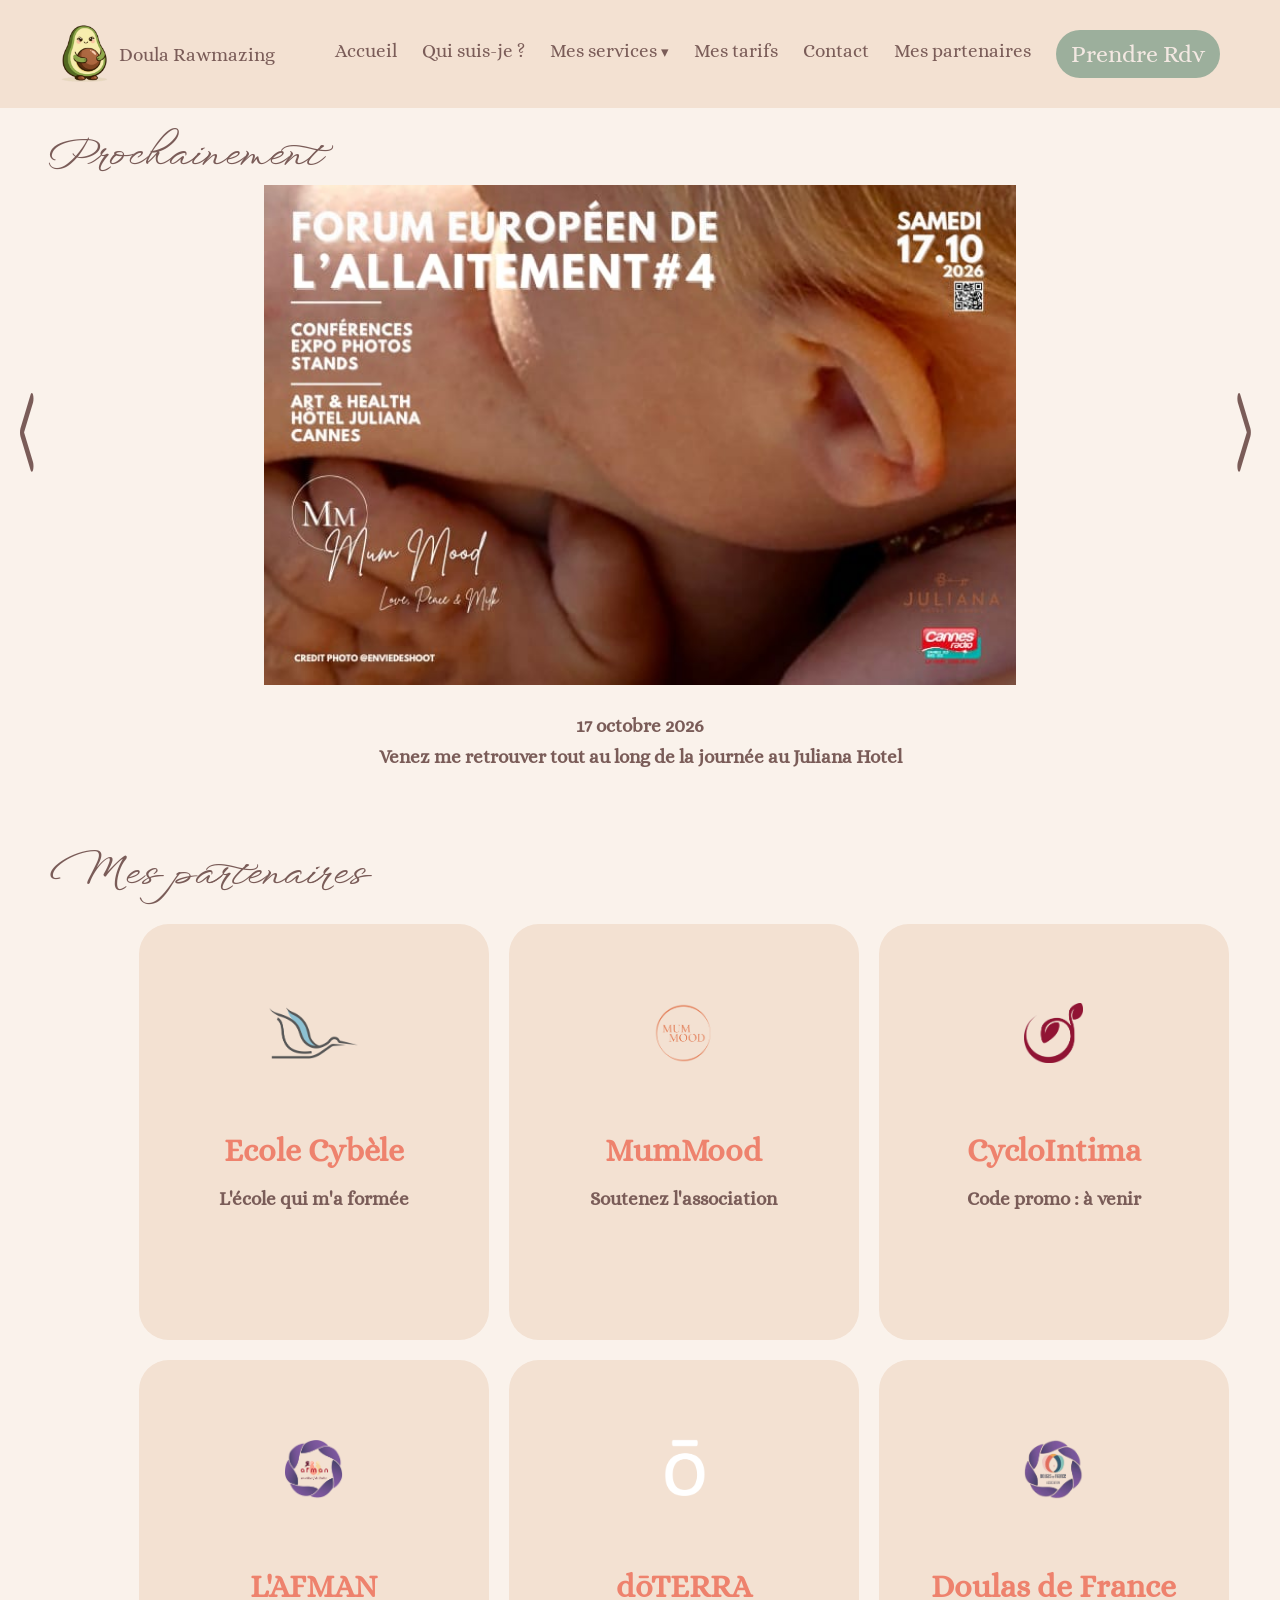
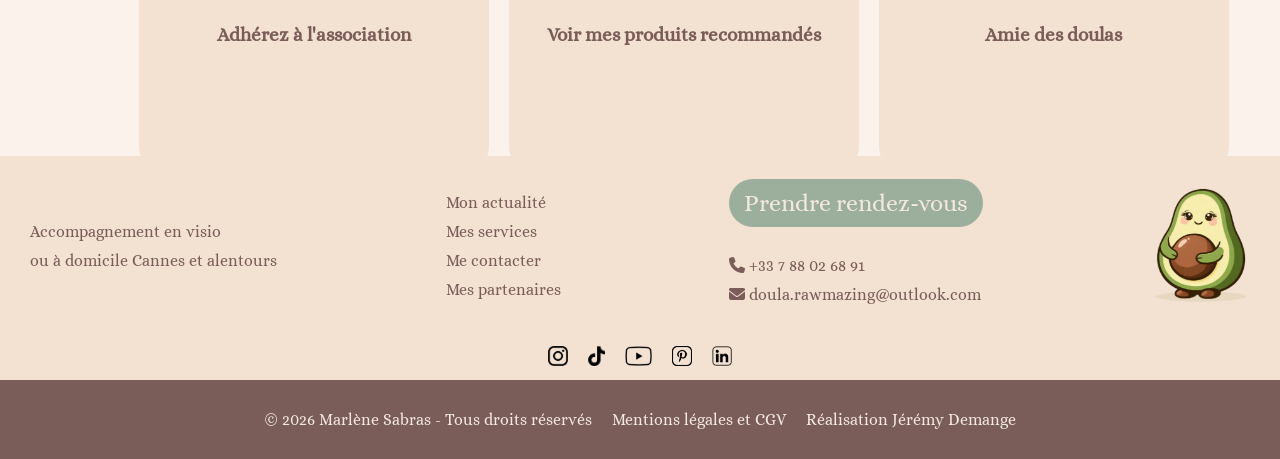
<file: partenaires.html>
<!doctype html>
<html lang="fr">
  <head>
    <meta charset="UTF-8" />
    <meta
      name="description"
      content="Partenaires et actualité de Marlène Sabras, doula et naturopathe périnatale à Cannes. Accompagnement grossesse, accouchement, post-partum et cycle féminin."
    />
    <meta name="viewport" content="width=device-width, initial-scale=1.0" />
    <title>
      Partenaires et actualité - Doula et Naturopathie périnatale à Cannes
    </title>
    <link rel="icon" type="image/png" href="images/Logo/Rawmazing.png" />
    <link rel="stylesheet" href="css/style.css" />
    <link rel="preconnect" href="https://fonts.googleapis.com" />
    <link rel="preconnect" href="https://fonts.gstatic.com" crossorigin />
    <link
      href="https://fonts.googleapis.com/css2?family=Alice&family=WindSong:wght@400;500&family=Italianno&display=swap"
      rel="stylesheet"
    />
    <link
      rel="stylesheet"
      href="https://cdnjs.cloudflare.com/ajax/libs/font-awesome/6.5.0/css/all.min.css"
    />
    <script src="script.js" defer></script>
  </head>
  <body>
    <div id="header"></div>

    <main class="partenaires">
      <section class="actualites-carrousel hidden" id="actualites-section">
        <div class="actualite-titre-prochainement">
          <h1>Prochainement</h1>
        </div>

        <div class="actualite-hero">
          <button class="carrousel-btn prev">
            <i class="fa-solid fa-chevron-left"></i>
          </button>
          <div class="actualite-track"></div>
          <!-- Les images sont injectées par le JS -->
          <button class="carrousel-btn next">
            <i class="fa-solid fa-chevron-right"></i>
          </button>
        </div>

        <div class="actualites-container">
          <span class="actualite-date"></span>
          <span class="actualite-message"></span>
        </div>
      </section>

      <section class="section-partenaires">
        <h1>Mes partenaires</h1>
        <div class="partenaires-card-group">
          <!-- Card Ecole Cybele -->
          <div class="partenaires-card">
            <div class="partenaires-logo">
              <img src="images/Logo/Logo_Cybele.png" alt="logo_Cybele" />
            </div>
            <div class="partenaires-sous-logo">
              <a
                target="_blank"
                rel="noopener noreferrer"
                href="https://ecolecybele.com/"
                ><span class="partenaires-titre">Ecole Cybèle</span></a
              >
              <span class="partenaires-text">L'école qui m'a formée</span>
            </div>
          </div>

          <!-- Card Mummood -->
          <div class="partenaires-card">
            <div class="partenaires-logo">
              <img
                src="images/Logo/Logo_Allaitement.png"
                alt="logo_Allaitement"
              />
            </div>

            <div class="partenaires-sous-logo">
              <a
                target="_blank"
                rel="noopener noreferrer"
                href="https://mummood.com/"
                ><span class="partenaires-titre">MumMood</span></a
              >
              <a
                target="_blank"
                rel="noopener noreferrer"
                href="https://www.helloasso.com/associations/mum-mood"
                ><span class="partenaires-text">Soutenez l'association</span></a
              >
            </div>
          </div>

          <!-- Card Cyclo Intima -->
          <div class="partenaires-card">
            <div class="partenaires-logo">
              <img
                src="images/Logo/Logo_Cyclointima.png"
                alt="logo_Cyclo_Intima"
              />
            </div>

            <div class="partenaires-sous-logo">
              <a
                target="_blank"
                rel="noopener noreferrer"
                href="https://www.cyclointima.fr/"
                ><span class="partenaires-titre">CycloIntima</span></a
              >
              <span class="partenaires-text">Code promo : à venir</span>
            </div>
          </div>

          <!-- Card L'Afman -->
          <div class="partenaires-card">
            <div class="partenaires-logo">
              <img src="images/Logo/Logo_Afman.png" alt="logo_Afman" />
            </div>

            <div class="partenaires-sous-logo">
              <a
                target="_blank"
                rel="noopener noreferrer"
                href="https://afman.fr/"
                ><span class="partenaires-titre">L'AFMAN</span></a
              >
              <a
                target="_blank"
                rel="noopener noreferrer"
                href="https://afman.fr/index.php/adhesion/"
                ><span class="partenaires-text"
                  >Adhérez à l'association</span
                ></a
              >
            </div>
          </div>

          <!-- Card DoTerra -->
          <div class="partenaires-card">
            <div class="partenaires-logo">
              <img src="images/Logo/Logo_DoTERRA.png" alt="logo_DoTERRA" />
            </div>

            <div class="partenaires-sous-logo">
              <a
                target="_blank"
                rel="noopener noreferrer"
                href="https://office.doterra.com/marlenesabras/#/"
                ><span class="partenaires-titre">dōTERRA</span></a
              >
              <a target="_blank" rel="noopener noreferrer" href="doterra.html"
                ><span class="partenaires-text"
                  >Voir mes produits recommandés</span
                ></a
              >
            </div>
          </div>

          <!-- Card Doulas de France -->
          <div class="partenaires-card">
            <div class="partenaires-logo">
              <img
                src="images/Logo/Logo_Doula_de_France.png"
                alt="logo_Doulas_de_France"
              />
            </div>

            <div class="partenaires-sous-logo">
              <a
                target="_blank"
                rel="noopener noreferrer"
                href="https://doulas.info/"
                ><span class="partenaires-titre">Doulas de France</span></a
              >
              <span class="partenaires-text">Amie des doulas</span>
            </div>
          </div>
        </div>
      </section>
    </main>

    <div id="footer"></div>
  </body>
</html>
</file>
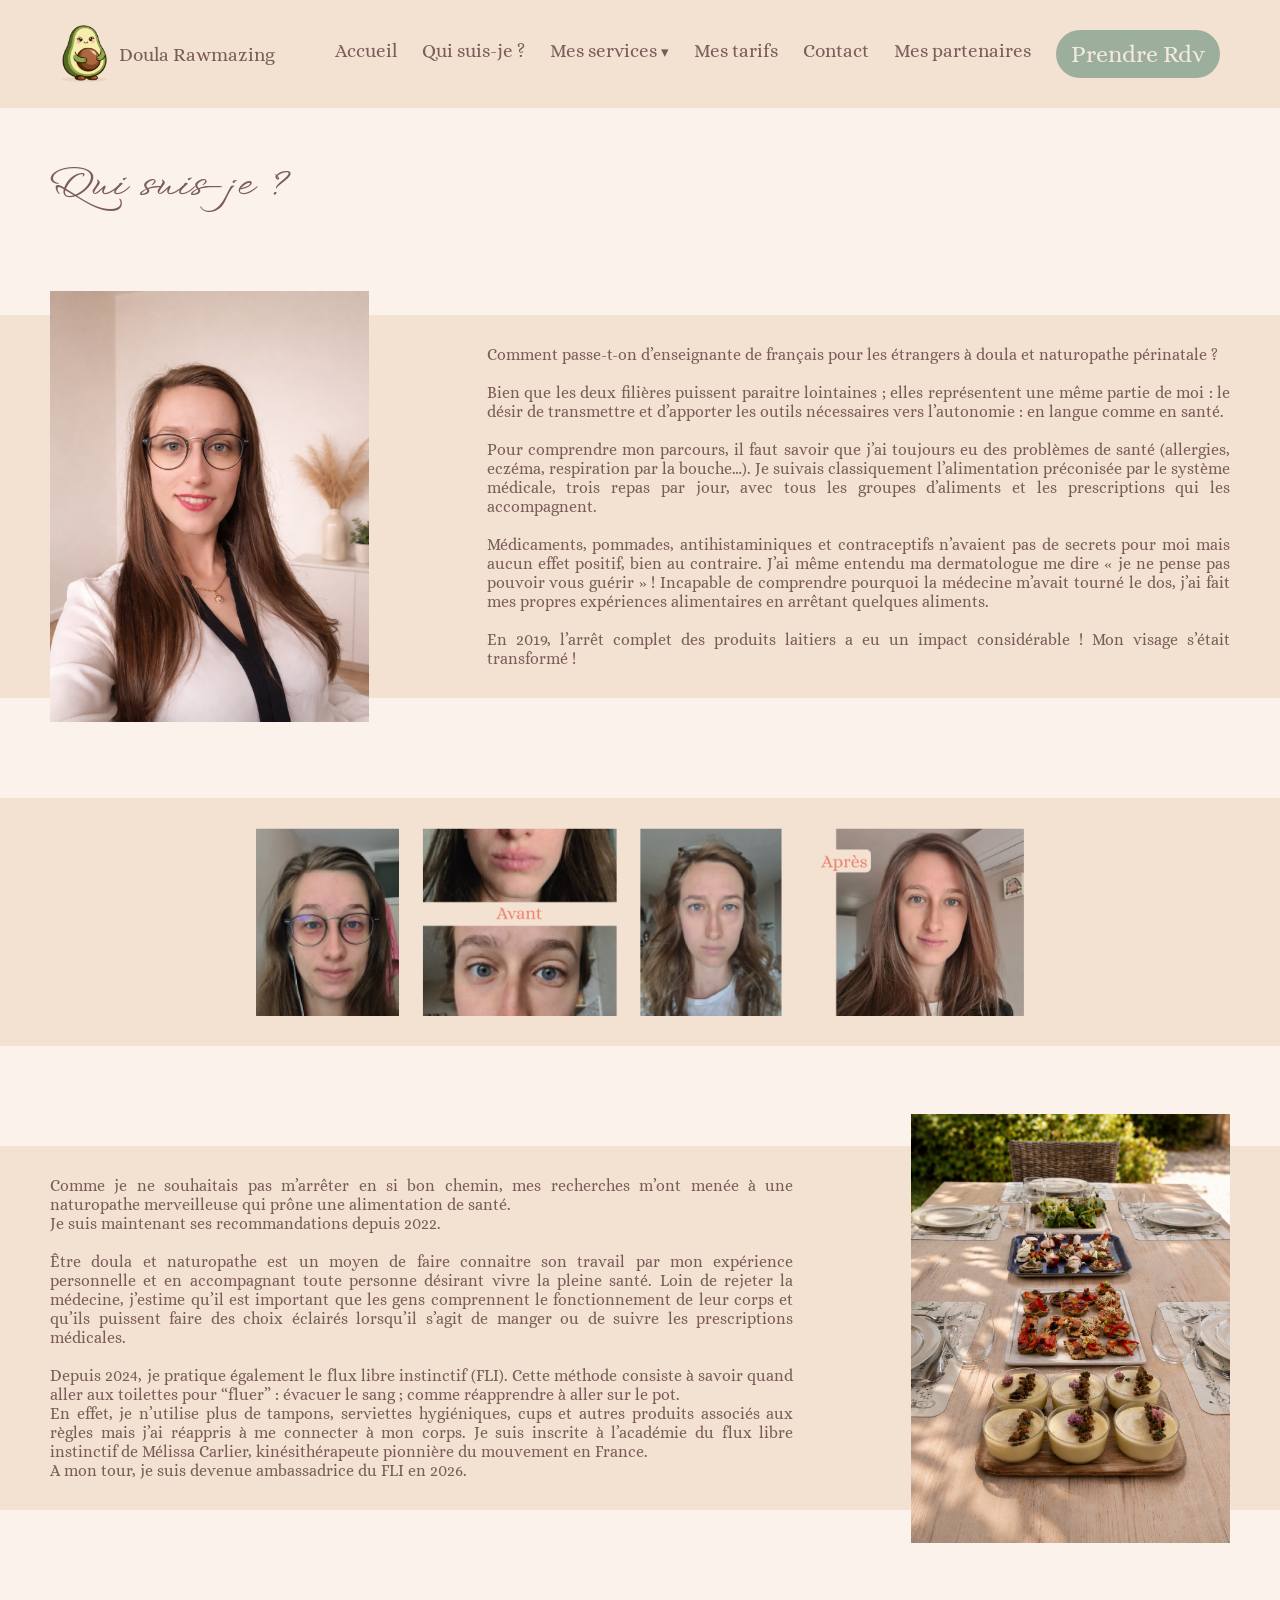
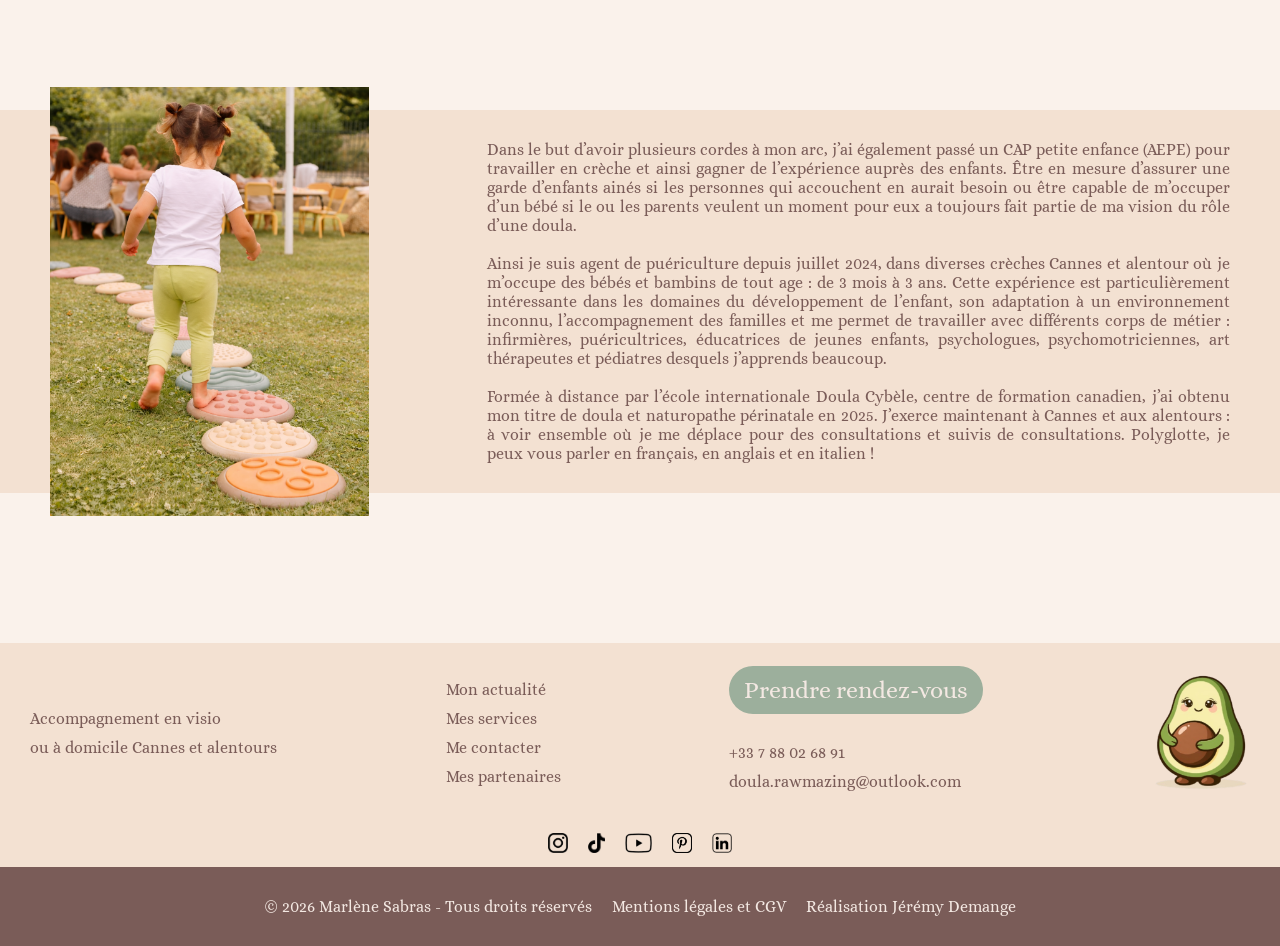
<file: perso.html>
<!doctype html>
<html lang="fr">
  <head>
    <meta charset="UTF-8" />
    <meta name="viewport" content="width=device-width, initial-scale=1.0" />
    <title>Rawmazing Doula</title>
    <link rel="icon" type="image/png" href="images/Logo/Rawmazing.png" />
    <link rel="stylesheet" href="css/style.css" />
    <link rel="preconnect" href="https://fonts.googleapis.com" />
    <link rel="preconnect" href="https://fonts.gstatic.com" crossorigin />
    <link
      href="https://fonts.googleapis.com/css2?family=Alice&family=WindSong:wght@400;500&display=swap"
      rel="stylesheet"
    />
    <script src="script.js" defer></script>
  </head>
  <body>
    <div id="header"></div>

    <main class="qui-suis-je">
      <div>
        <img
          class="portrait"
          src="images/Photo/Doula_Cannes.png"
          alt="Doula_Cannes"
        />
      </div>

      <h1>Qui suis-je ?</h1>

      <div class="bandeau">
        <div class="bandeau-image">
          <img
            class="portrait-desktop"
            src="images/Photo/Doula_Cannes.png"
            alt="Doula_Cannes_1"
          />
        </div>

        <div class="paragraphe-1">
          <p>
            Comment passe-t-on d’enseignante de français pour les étrangers à
            doula et naturopathe périnatale ?
            <br /><br />
            Bien que les deux filières puissent paraitre lointaines ; elles
            représentent une même partie de moi : le désir de transmettre et
            d’apporter les outils nécessaires vers l’autonomie : en langue comme
            en santé.
            <br /><br />
            Pour comprendre mon parcours, il faut savoir que j’ai toujours eu
            des problèmes de santé (allergies, eczéma, respiration par la
            bouche…). Je suivais classiquement l’alimentation préconisée par le
            système médicale, trois repas par jour, avec tous les groupes
            d’aliments et les prescriptions qui les accompagnent.
            <br /><br />
            Médicaments, pommades, antihistaminiques et contraceptifs n’avaient
            pas de secrets pour moi mais aucun effet positif, bien au contraire.
            J’ai même entendu ma dermatologue me dire « je ne pense pas pouvoir
            vous guérir » ! Incapable de comprendre pourquoi la médecine m’avait
            tourné le dos, j’ai fait mes propres expériences alimentaires en
            arrêtant quelques aliments.
            <br /><br />
            En 2019, l’arrêt complet des produits laitiers a eu un impact
            considérable ! Mon visage s’était transformé !
          </p>
        </div>
      </div>

      <img
        class="avant-apres-mobile"
        src="images/Photo/Avant_après_alimentation_vivante.png"
        alt="Avant_après_alimentation_vivante"
      />

      <div class="bandeau-avant-apres-desktop">
        <img
          class="avant-apres-desktop"
          src="images/Photo/Avant_après_alimentation_vivante_desktop.png"
          alt="Avant_après_alimentation_vivante"
        />
      </div>

      <div class="bandeau inverse">
        <div class="bandeau-image">
          <img
            src="images/Photo/Repas_alimentation_vivante.png"
            alt="Repas_alimentation_vivante"
          />
        </div>
        <div class="paragraphe-2">
          <p>
            Comme je ne souhaitais pas m’arrêter en si bon chemin, mes
            recherches m’ont menée à une naturopathe merveilleuse qui prône une
            alimentation de santé.
            <br />
            Je suis maintenant ses recommandations depuis 2022.
            <br /><br />
            Être doula et naturopathe est un moyen de faire connaitre son
            travail par mon expérience personnelle et en accompagnant toute
            personne désirant vivre la pleine santé. Loin de rejeter la
            médecine, j’estime qu’il est important que les gens comprennent le
            fonctionnement de leur corps et qu’ils puissent faire des choix
            éclairés lorsqu’il s’agit de manger ou de suivre les prescriptions
            médicales.
            <br /><br />
            Depuis 2024, je pratique également le flux libre instinctif (FLI).
            Cette méthode consiste à savoir quand aller aux toilettes pour
            “fluer” : évacuer le sang ; comme réapprendre à aller sur le pot.
            <br />
            En effet, je n’utilise plus de tampons, serviettes hygiéniques, cups
            et autres produits associés aux règles mais j’ai réappris à me
            connecter à mon corps. Je suis inscrite à l’académie du flux libre
            instinctif de Mélissa Carlier, kinésithérapeute pionnière du
            mouvement en France.
            <br />
            A mon tour, je suis devenue ambassadrice du FLI en 2026.
          </p>
        </div>
      </div>

      <div class="bandeau">
        <div class="bandeau-image">
          <img src="images/Photo/Enfants_crèche.png" alt="Enfants_crèche" />
        </div>

        <div class="paragraphe-1">
          <p>
            Dans le but d’avoir plusieurs cordes à mon arc, j’ai également passé
            un CAP petite enfance (AEPE) pour travailler en crèche et ainsi
            gagner de l’expérience auprès des enfants. Être en mesure d’assurer
            une garde d’enfants ainés si les personnes qui accouchent en aurait
            besoin ou être capable de m’occuper d’un bébé si le ou les parents
            veulent un moment pour eux a toujours fait partie de ma vision du
            rôle d’une doula.
            <br><br>
            Ainsi je suis agent de puériculture depuis juillet
            2024, dans diverses crèches Cannes et alentour où je m’occupe des
            bébés et bambins de tout age : de 3 mois à 3 ans. Cette expérience
            est particulièrement intéressante dans les domaines du développement
            de l’enfant, son adaptation à un environnement inconnu,
            l’accompagnement des familles et me permet de travailler avec
            différents corps de métier : infirmières, puéricultrices,
            éducatrices de jeunes enfants, psychologues, psychomotriciennes, art
            thérapeutes et pédiatres desquels j’apprends beaucoup.
            <br><br>
            Formée à
            distance par l’école internationale Doula Cybèle, centre de
            formation canadien, j’ai obtenu mon titre de doula et naturopathe
            périnatale en 2025. J’exerce maintenant à Cannes et aux alentours :
            à voir ensemble où je me déplace pour des consultations et suivis de
            consultations. Polyglotte, je peux vous parler en français, en
            anglais et en italien !
          </p>
        </div>
      </div>
    </main>

    <div id="footer"></div>
  </body>
</html>
</file>
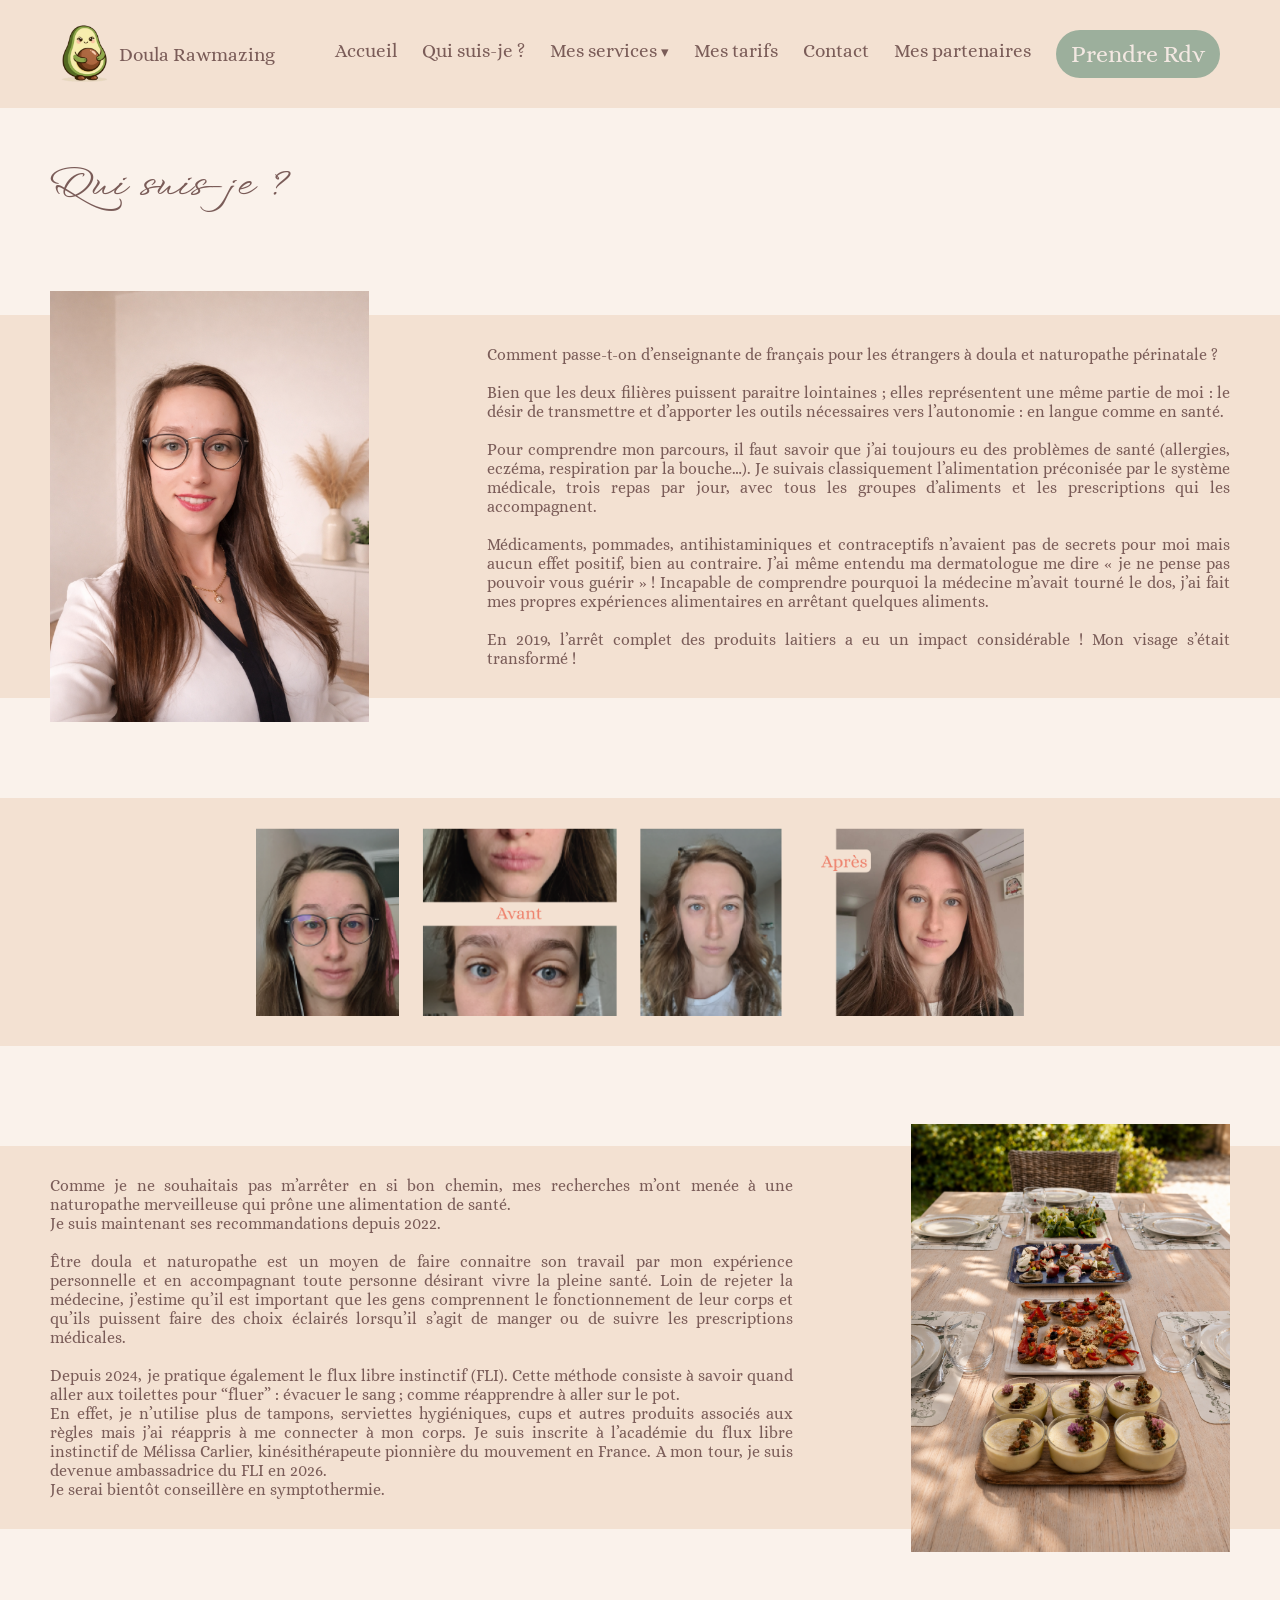
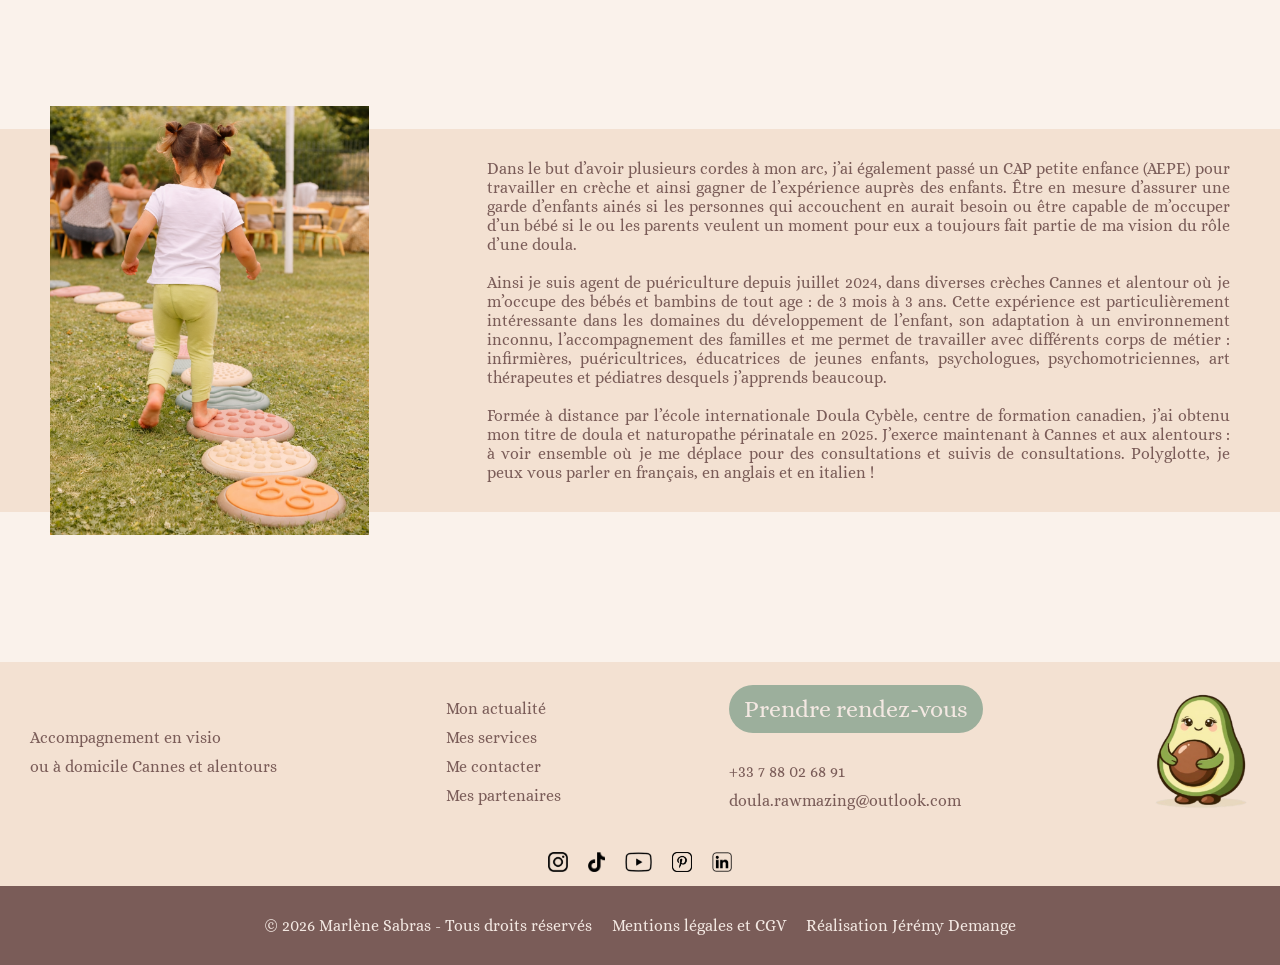
<file: qui-suis-je.html>
<!doctype html>
<html lang="fr">
  <head>
    <meta charset="UTF-8" />
    <meta name="description" content="Découvrez le parcours de Marlène Sabras, doula et naturopathe périnatale à Cannes. De l'enseignement à l'accompagnement périnatal." />
    <meta name="viewport" content="width=device-width, initial-scale=1.0" />
    <title>Qui suis-je - Marlène Sabras, Doula à Cannes</title>
    <link rel="icon" type="image/png" href="images/Logo/Rawmazing.png" />
    <link rel="stylesheet" href="css/style.css" />
    <link rel="preconnect" href="https://fonts.googleapis.com" />
    <link rel="preconnect" href="https://fonts.gstatic.com" crossorigin />
    <link
      href="https://fonts.googleapis.com/css2?family=Alice&family=WindSong:wght@400;500&family=Italianno&display=swap"
      rel="stylesheet"
    />
    <script src="script.js" defer></script>
  </head>
  <body>
    <div id="header"></div>

    <main class="qui-suis-je">
      <div>
        <img
          class="portrait"
          src="images/Photo/Doula_Cannes.png"
          alt="Marlène Sabras, doula et naturopathe périnatale à Cannes"
        />
      </div>

      <h1>Qui suis-je ?</h1>

      <div class="bandeau">
        <div class="bandeau-image">
          <img
            class="portrait-desktop"
            src="images/Photo/Doula_Cannes.png"
            alt="Marlène Sabras, doula et naturopathe périnatale à Cannes"
          />
        </div>

        <div class="paragraphe-1">
          <p>
            Comment passe-t-on d’enseignante de français pour les étrangers à
            doula et naturopathe périnatale ?
            <br /><br />
            Bien que les deux filières puissent paraitre lointaines ; elles
            représentent une même partie de moi : le désir de transmettre et
            d’apporter les outils nécessaires vers l’autonomie : en langue comme
            en santé.
            <br /><br />
            Pour comprendre mon parcours, il faut savoir que j’ai toujours eu
            des problèmes de santé (allergies, eczéma, respiration par la
            bouche…). Je suivais classiquement l’alimentation préconisée par le
            système médicale, trois repas par jour, avec tous les groupes
            d’aliments et les prescriptions qui les accompagnent.
            <br /><br />
            Médicaments, pommades, antihistaminiques et contraceptifs n’avaient
            pas de secrets pour moi mais aucun effet positif, bien au contraire.
            J’ai même entendu ma dermatologue me dire « je ne pense pas pouvoir
            vous guérir » ! Incapable de comprendre pourquoi la médecine m’avait
            tourné le dos, j’ai fait mes propres expériences alimentaires en
            arrêtant quelques aliments.
            <br /><br />
            En 2019, l’arrêt complet des produits laitiers a eu un impact
            considérable ! Mon visage s’était transformé !
          </p>
        </div>
      </div>

      <img
        class="avant-apres-mobile"
        src="images/Photo/Avant_apres_alimentation_vivante.png"
        alt="Avant après alimentation vivante de Marlène Sabras"
      />

      <div class="bandeau-avant-apres-desktop">
        <img
          class="avant-apres-desktop"
          src="images/Photo/Avant_apres_alimentation_vivante_desktop.png"
          alt="Avant après alimentation vivante de Marlène Sabras"
        />
      </div>

      <div class="bandeau inverse">
        <div class="bandeau-image">
          <img
            src="images/Photo/Repas_alimentation_vivante.png"
            alt="Repas d'alimentation vivante"
          />
        </div>
        <div class="paragraphe-2">
          <p>
            Comme je ne souhaitais pas m’arrêter en si bon chemin, mes
            recherches m’ont menée à une naturopathe merveilleuse qui prône une
            alimentation de santé.
            <br />
            Je suis maintenant ses recommandations depuis 2022.
            <br /><br />
            Être doula et naturopathe est un moyen de faire connaitre son
            travail par mon expérience personnelle et en accompagnant toute
            personne désirant vivre la pleine santé. Loin de rejeter la
            médecine, j’estime qu’il est important que les gens comprennent le
            fonctionnement de leur corps et qu’ils puissent faire des choix
            éclairés lorsqu’il s’agit de manger ou de suivre les prescriptions
            médicales.
            <br /><br />
            Depuis 2024, je pratique également le flux libre instinctif (FLI).
            Cette méthode consiste à savoir quand aller aux toilettes pour
            “fluer” : évacuer le sang ; comme réapprendre à aller sur le pot.
            <br />
            En effet, je n’utilise plus de tampons, serviettes hygiéniques, cups
            et autres produits associés aux règles mais j’ai réappris à me
            connecter à mon corps. Je suis inscrite à l’académie du flux libre
            instinctif de Mélissa Carlier, kinésithérapeute pionnière du
            mouvement en France. A mon tour, je suis devenue ambassadrice du FLI en 2026.
            <br />
            Je serai bientôt conseillère en symptothermie.
          </p>
        </div>
      </div>

      <div class="bandeau">
        <div class="bandeau-image">
          <img src="images/Photo/Enfants_creche.png" alt="Enfants en crèche à Cannes" />
        </div>

        <div class="paragraphe-1">
          <p>
            Dans le but d’avoir plusieurs cordes à mon arc, j’ai également passé
            un CAP petite enfance (AEPE) pour travailler en crèche et ainsi
            gagner de l’expérience auprès des enfants. Être en mesure d’assurer
            une garde d’enfants ainés si les personnes qui accouchent en aurait
            besoin ou être capable de m’occuper d’un bébé si le ou les parents
            veulent un moment pour eux a toujours fait partie de ma vision du
            rôle d’une doula.
            <br><br>
            Ainsi je suis agent de puériculture depuis juillet
            2024, dans diverses crèches Cannes et alentour où je m’occupe des
            bébés et bambins de tout age : de 3 mois à 3 ans. Cette expérience
            est particulièrement intéressante dans les domaines du développement
            de l’enfant, son adaptation à un environnement inconnu,
            l’accompagnement des familles et me permet de travailler avec
            différents corps de métier : infirmières, puéricultrices,
            éducatrices de jeunes enfants, psychologues, psychomotriciennes, art
            thérapeutes et pédiatres desquels j’apprends beaucoup.
            <br><br>
            Formée à
            distance par l’école internationale Doula Cybèle, centre de
            formation canadien, j’ai obtenu mon titre de doula et naturopathe
            périnatale en 2025. J’exerce maintenant à Cannes et aux alentours :
            à voir ensemble où je me déplace pour des consultations et suivis de
            consultations. Polyglotte, je peux vous parler en français, en
            anglais et en italien !
          </p>
        </div>
      </div>
    </main>

    <div id="footer"></div>
  </body>
</html>
</file>
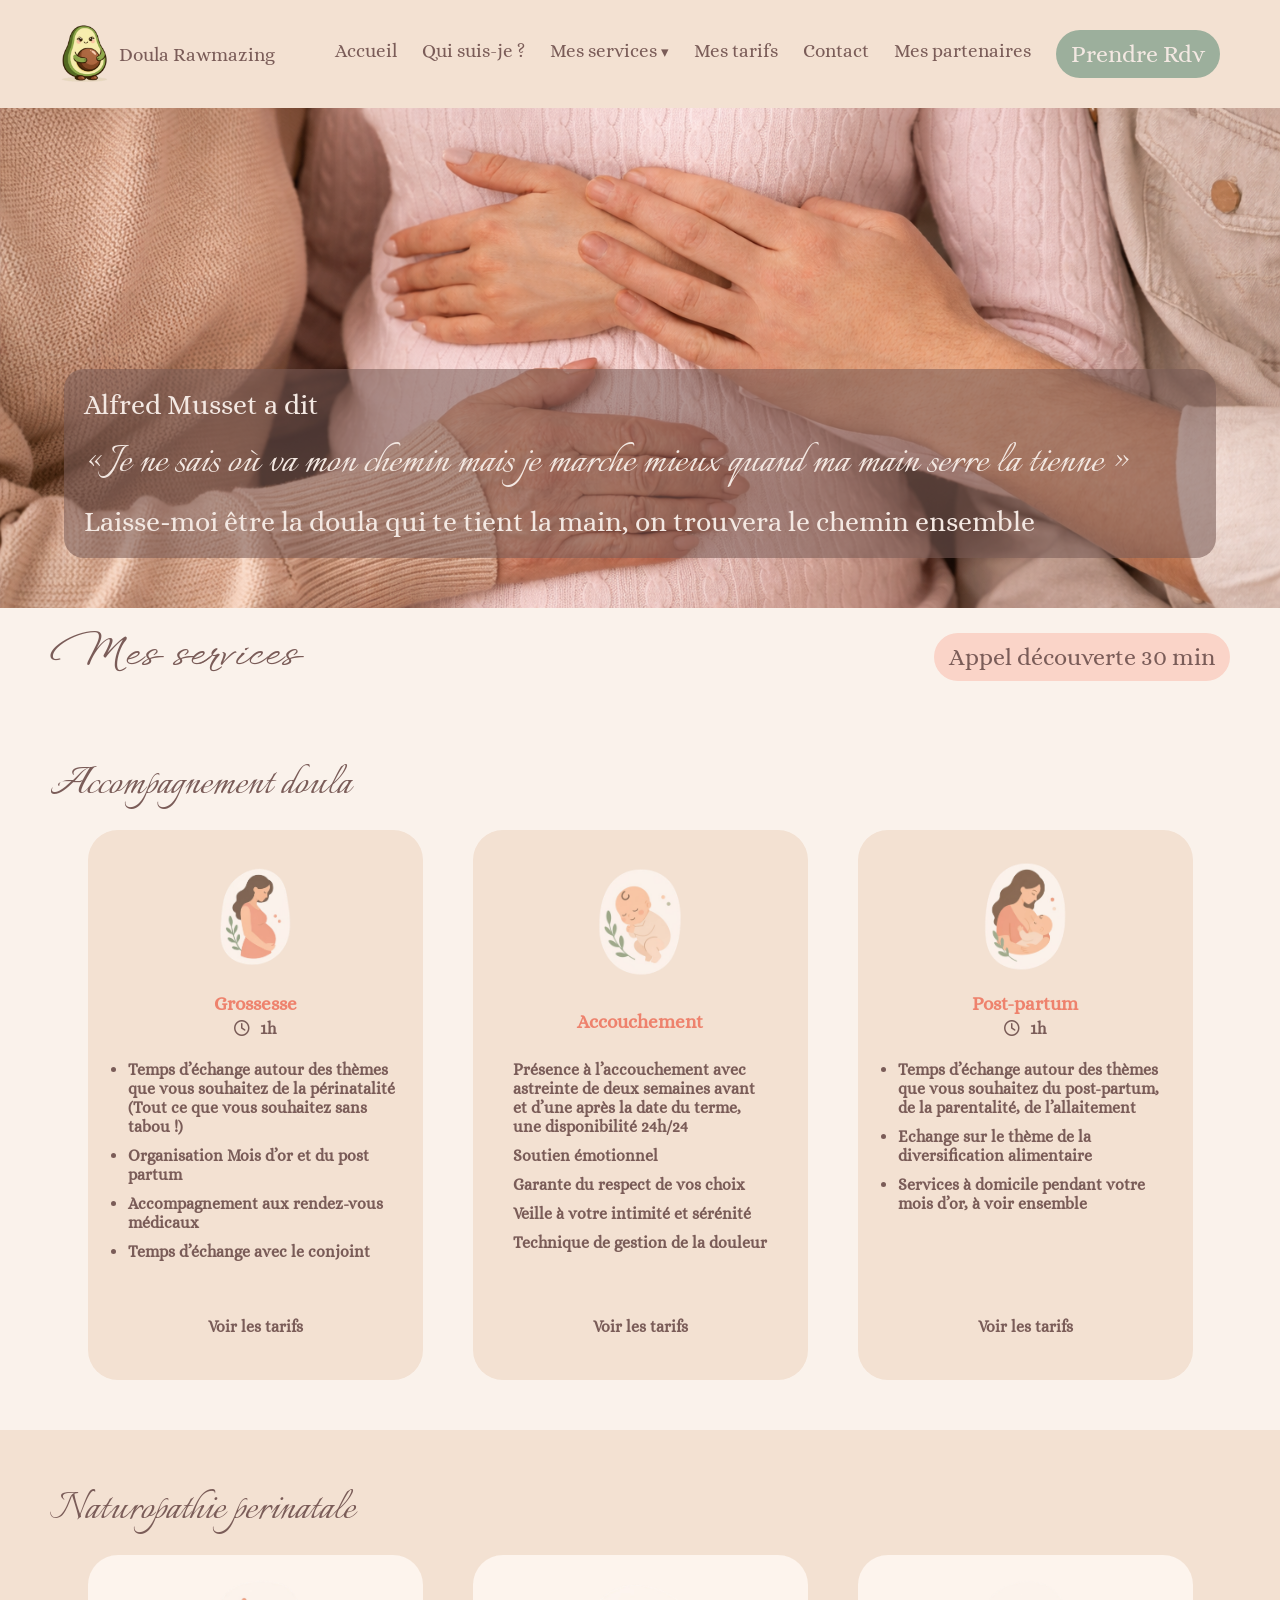
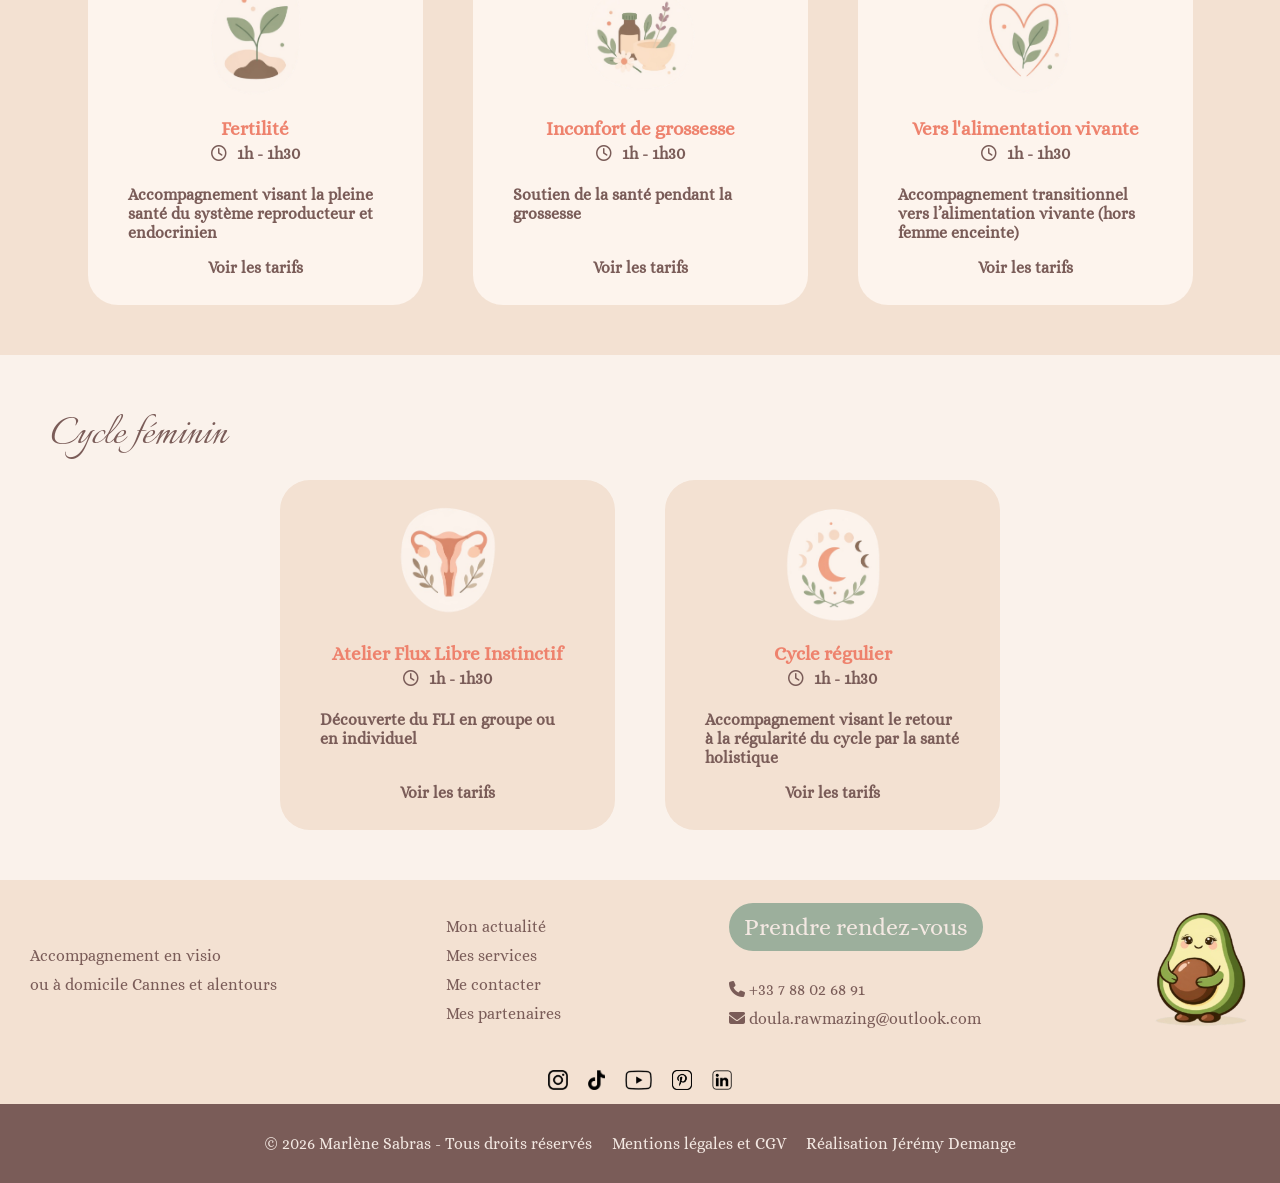
<file: services.html>
<!doctype html>
<html lang="fr">
  <head>
    <meta charset="UTF-8" />
    <meta
      name="description"
      content="Découvrez les services de Marlène Sabras : accompagnement doula, naturopathie périnatale et cycle féminin à Cannes."
    />
    <meta name="viewport" content="width=device-width, initial-scale=1.0" />
    <title>Mes services - Doula et Naturopathie périnatale à Cannes</title>
    <link rel="icon" type="image/png" href="images/Logo/Rawmazing.png" />
    <link rel="stylesheet" href="css/style.css" />
    <link rel="preconnect" href="https://fonts.googleapis.com" />
    <link rel="preconnect" href="https://fonts.gstatic.com" crossorigin />
    <link
      href="https://fonts.googleapis.com/css2?family=Alice&family=WindSong:wght@400;500&family=Italianno&display=swap"
      rel="stylesheet"
    />
    <link
      rel="stylesheet"
      href="https://cdnjs.cloudflare.com/ajax/libs/font-awesome/6.5.0/css/all.min.css"
    />
    <script src="script.js" defer></script>
  </head>
  <body>
    <div id="header"></div>

    <main class="services">
      <section class="services-hero">
        <img
          src="images/Hero/Enceinte.png"
          alt="Femme enceinte accompagnée par une doula à Cannes"
        />
        <div class="services-hero-citation">
          <p>Alfred Musset a dit</p>
          <p class="font-italianno citation">
            « Je ne sais où va mon chemin mais je marche mieux quand ma main
            serre la tienne »
          </p>
          <p>
            Laisse-moi être la doula qui te tient la main, on trouvera le chemin
            ensemble
          </p>
        </div>
      </section>

      <div class="services-btn">
        <h1>Mes services</h1>
        <div class="services-btn-btn">
          <a
            class="btn-clair"
            target="_blank"
            rel="noopener noreferrer"
            href="https://cal.com/doula.rawmazing/appel-decouverte"
            >Appel découverte 30 min</a
          >
          <!-- 
          <a
            class="btn"
            target="_blank"
            rel="noopener noreferrer"
            href="https://cal.com/doula.rawmazing"
            >Réserver</a
          >
          -->
        </div>
      </div>

      <section id="doula" class="section-services">
        <h3>Accompagnement doula</h3>
        <div class="services-card-group">
          <!-- Card grossesse -->
          <div class="services-card">
            <div class="services-card-head">
              <img
                src="images/Icon/Rawmazing/Icon_grossesse.png"
                alt="Icône grossesse doula"
              />
              <div class="services-card-head-droite">
                <span class="service-card-titre">Grossesse</span>
                <div class="services-card-head-time">
                  <i class="fa-regular fa-clock"></i>
                  <span>1h</span>
                </div>
              </div>
            </div>

            <ul>
              <li>
                Temps d’échange autour des thèmes que vous souhaitez de la
                périnatalité (Tout ce que vous souhaitez sans tabou !)
              </li>
              <li>Organisation Mois d’or et du post partum</li>
              <li>Accompagnement aux rendez-vous médicaux</li>
              <li>Temps d’échange avec le conjoint</li>
            </ul>

            <a href="tarifs.html#grossesse">Voir les tarifs</a>
          </div>

          <!-- Card accouchement -->
          <div class="services-card">
            <div class="services-card-head">
              <img
                src="images/Icon/Rawmazing/Icon_bebe.png"
                alt="Icône bébé accouchement"
              />
              <div class="services-card-head-droite">
                <span class="service-card-titre">Accouchement</span>
              </div>
            </div>

            <ul class="sans-puce">
              <li>
                Présence à l’accouchement avec astreinte de deux semaines avant
                et d’une après la date du terme, une disponibilité 24h/24
              </li>
              <li>Soutien émotionnel</li>
              <li>Garante du respect de vos choix</li>
              <li>Veille à votre intimité et sérénité</li>
              <li>Technique de gestion de la douleur</li>
            </ul>

            <a href="tarifs.html#accouchement">Voir les tarifs</a>
          </div>

          <!-- Card post-partum -->
          <div class="services-card">
            <div class="services-card-head">
              <img
                src="images/Icon/Rawmazing/Icon_allaitement.png"
                alt="Icône allaitement post-partum"
              />
              <div class="services-card-head-droite">
                <span class="service-card-titre">Post-partum</span>
                <div class="services-card-head-time">
                  <i class="fa-regular fa-clock"></i>
                  <span>1h</span>
                </div>
              </div>
            </div>

            <ul>
              <li>
                Temps d’échange autour des thèmes que vous souhaitez du
                post-partum, de la parentalité, de l’allaitement
              </li>
              <li>Echange sur le thème de la diversification alimentaire</li>
              <li>
                Services à domicile pendant votre mois d’or, à voir ensemble
              </li>
            </ul>

            <a href="tarifs.html#grossesse">Voir les tarifs</a>
          </div>
        </div>
      </section>

      <section id="naturopathie" class="section-services naturopathie">
        <h3>Naturopathie perinatale</h3>
        <div class="services-card-group">
          <!-- Card fertilité -->
          <div class="services-card">
            <div class="services-card-head">
              <img
                src="images/Icon/Rawmazing/Icon_fertilite.png"
                alt="Icône fertilité naturopathie"
              />
              <div class="services-card-head-droite">
                <span class="service-card-titre">Fertilité</span>
                <div class="services-card-head-time">
                  <i class="fa-regular fa-clock"></i>
                  <span>1h - 1h30</span>
                </div>
              </div>
            </div>

            <span class="services-card-body"
              >Accompagnement visant la pleine santé du système reproducteur et
              endocrinien</span
            >

            <a href="tarifs.html#fertilite">Voir les tarifs</a>
          </div>

          <!-- Card inconfort de grossesse -->
          <div class="services-card">
            <div class="services-card-head">
              <img
                src="images/Icon/Rawmazing/Icon_inconfort_grossesse.png"
                alt="Icône inconfort de grossesse"
              />
              <div class="services-card-head-droite">
                <span class="service-card-titre">Inconfort de grossesse</span>
                <div class="services-card-head-time">
                  <i class="fa-regular fa-clock"></i>
                  <span>1h - 1h30</span>
                </div>
              </div>
            </div>

            <span class="services-card-body"
              >Soutien de la santé pendant la grossesse</span
            >

            <a href="tarifs.html#inconfort">Voir les tarifs</a>
          </div>

          <!-- Card Alimentation vivante -->
          <div class="services-card">
            <div class="services-card-head">
              <img
                src="images/Icon/Rawmazing/Icon_alimentation_vivante.png"
                alt="Icône alimentation vivante"
              />
              <div class="services-card-head-droite">
                <span class="service-card-titre"
                  >Vers l'alimentation vivante</span
                >
                <div class="services-card-head-time">
                  <i class="fa-regular fa-clock"></i>
                  <span>1h - 1h30</span>
                </div>
              </div>
            </div>

            <span class="services-card-body"
              >Accompagnement transitionnel vers l’alimentation vivante (hors
              femme enceinte)</span
            >

            <a href="tarifs.html#alimentation_vivante">Voir les tarifs</a>
          </div>
        </div>
      </section>

      <section id="cycle-feminin" class="section-services cycle-feminin">
        <h3>Cycle féminin</h3>
        <div class="services-card-group">
          <!-- Card Atelier FLI -->
          <div class="services-card">
            <div class="services-card-head">
              <img
                src="images/Icon/Rawmazing/Icon_uterus.png"
                alt="Icône flux libre instinctif"
              />
              <div class="services-card-head-droite">
                <span class="service-card-titre"
                  >Atelier Flux Libre Instinctif</span
                >
                <div class="services-card-head-time">
                  <i class="fa-regular fa-clock"></i>
                  <span>1h - 1h30</span>
                </div>
              </div>
            </div>

            <span class="services-card-body"
              >Découverte du FLI en groupe ou en individuel</span
            >

            <a href="tarifs.html#fli">Voir les tarifs</a>
          </div>

          <!-- Card Cycle régulier -->
          <div class="services-card">
            <div class="services-card-head">
              <img
                src="images/Icon/Rawmazing/Icon_cycle_lunaire.png"
                alt="Icône cycle lunaire féminin"
              />
              <div class="services-card-head-droite">
                <span class="service-card-titre">Cycle régulier</span>
                <div class="services-card-head-time">
                  <i class="fa-regular fa-clock"></i>
                  <span>1h - 1h30</span>
                </div>
              </div>
            </div>

            <span class="services-card-body"
              >Accompagnement visant le retour à la régularité du cycle par la
              santé holistique</span
            >

            <a href="tarifs.html#cycle_regulier">Voir les tarifs</a>
          </div>
        </div>
      </section>
    </main>

    <div id="footer"></div>
  </body>
</html>
</file>
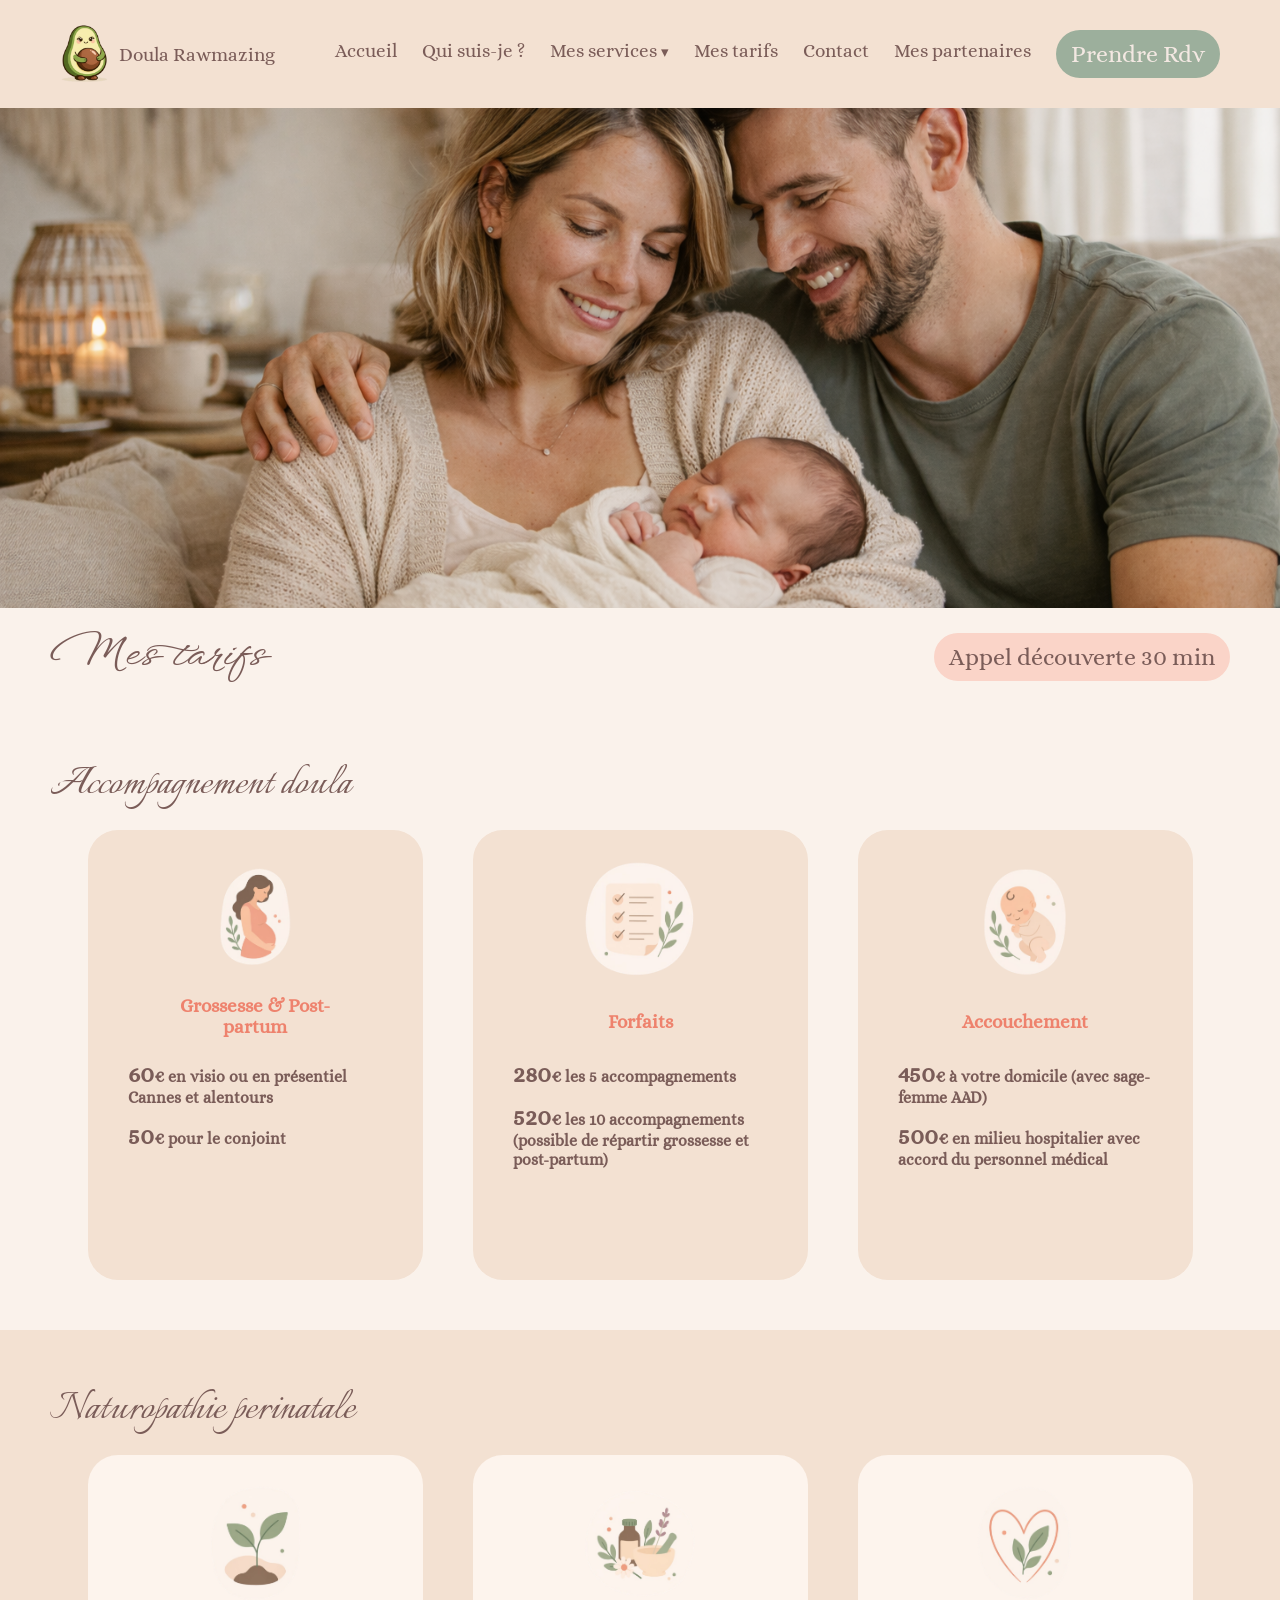
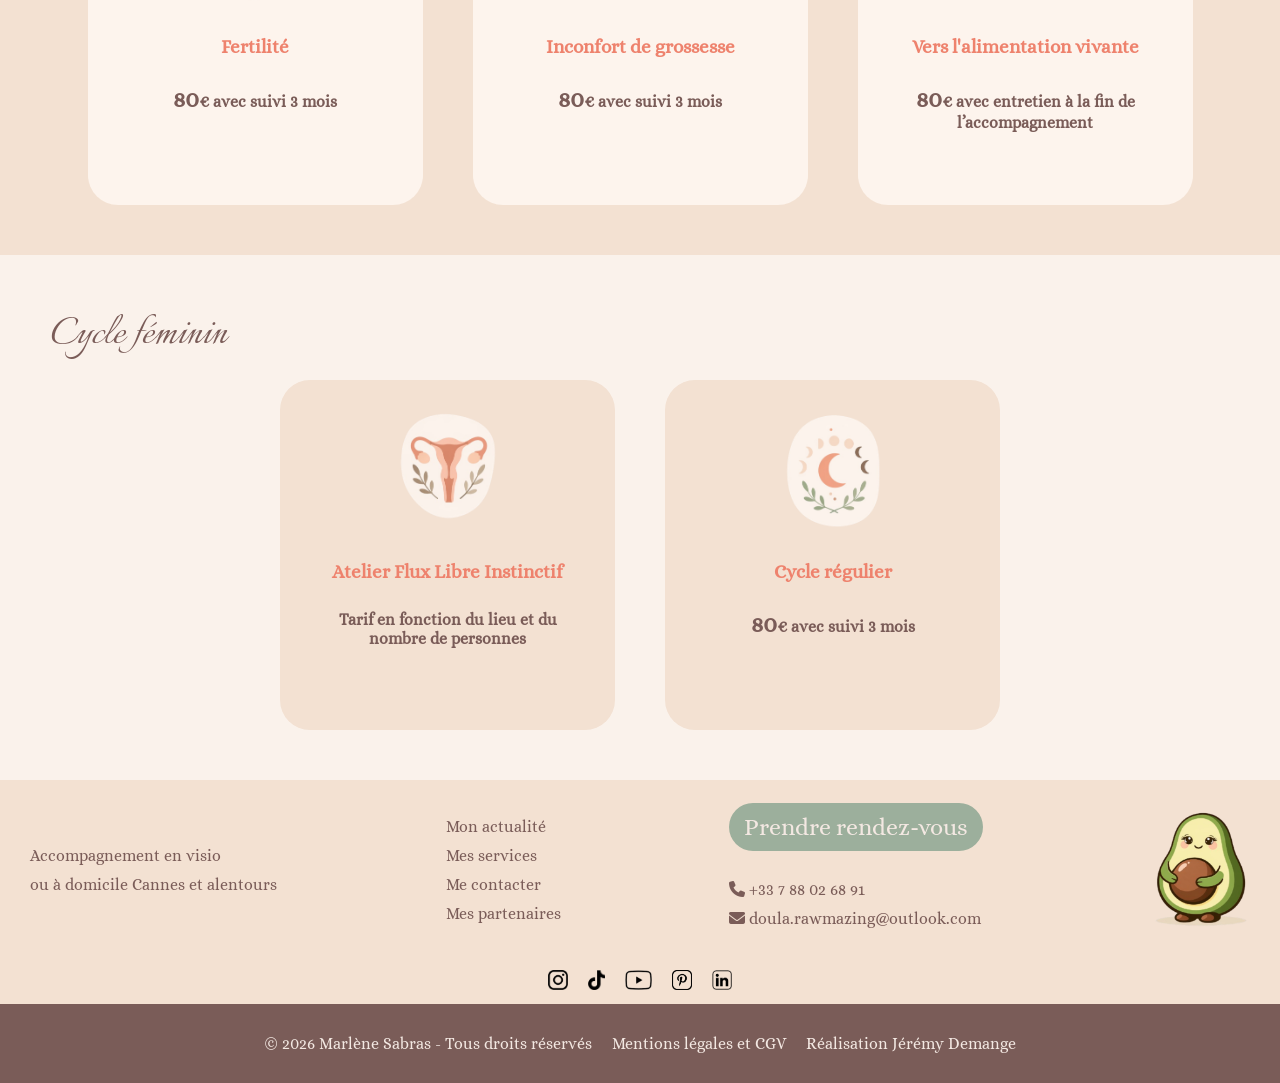
<file: tarifs.html>
<!doctype html>
<html lang="fr">
  <head>
    <meta charset="UTF-8" />
    <meta
      name="description"
      content="Tarifs des services de Marlène Sabras, doula et naturopathe périnatale à Cannes. Accompagnement grossesse, accouchement, post-partum et cycle féminin."
    />
    <meta name="viewport" content="width=device-width, initial-scale=1.0" />
    <title>Tarifs - Doula et Naturopathie périnatale à Cannes</title>
    <link rel="icon" type="image/png" href="images/Logo/Rawmazing.png" />
    <link rel="stylesheet" href="css/style.css" />
    <link rel="preconnect" href="https://fonts.googleapis.com" />
    <link rel="preconnect" href="https://fonts.gstatic.com" crossorigin />
    <link
      href="https://fonts.googleapis.com/css2?family=Alice&family=WindSong:wght@400;500&family=Italianno&display=swap"
      rel="stylesheet"
    />
    <link
      rel="stylesheet"
      href="https://cdnjs.cloudflare.com/ajax/libs/font-awesome/6.5.0/css/all.min.css"
    />
    <script src="script.js" defer></script>
  </head>
  <body>
    <div id="header"></div>

    <main class="tarifs">
      <section class="tarifs-hero">
        <img
          src="images/Hero/Famille.png"
          alt="Famille chez une Doula à Cannes"
        />
      </section>

      <div class="tarifs-btn">
        <h1>Mes tarifs</h1>
        <div class="tarifs-btn-btn">
          <a
            class="btn-clair"
            target="_blank"
            rel="noopener noreferrer"
            href="https://cal.com/doula.rawmazing/appel-decouverte"
            >Appel découverte 30 min</a
          >
          <!--
          <a
            class="btn"
            target="_blank"
            rel="noopener noreferrer"
            href="https://cal.com/doula.rawmazing"
            >Réserver</a
          >
          -->
        </div>
      </div>

      <section id="doula" class="section-tarifs">
        <h3>Accompagnement doula</h3>
        <div class="tarifs-card-group">
          <!-- Card grossesse & post-partum -->
          <div id="grossesse" class="tarifs-card">
            <div class="tarifs-card-head">
              <img
                src="images/Icon/Rawmazing/Icon_grossesse.png"
                alt="Icône grossesse doula"
              />
              <div class="tarifs-card-head-droite">
                <span class="tarifs-card-titre"
                  >Grossesse & Post-<br />partum</span
                >
              </div>
            </div>

            <ul>
              <li>
                <span class="prix">60</span>€ en visio ou en présentiel Cannes
                et alentours
              </li>

              <li><span class="prix">50</span>€ pour le conjoint</li>
            </ul>
          </div>

          <!-- Card forfaits -->
          <div class="tarifs-card">
            <div class="tarifs-card-head">
              <img
                src="images/Icon/Rawmazing/Icon_forfaits.png"
                alt="Icône forfaits accompagnement"
              />
              <div class="tarifs-card-head-droite">
                <span class="tarifs-card-titre">Forfaits</span>
              </div>
            </div>

            <ul>
              <li><span class="prix">280</span>€ les 5 accompagnements</li>
              <li>
                <span class="prix">520</span>€ les 10 accompagnements (possible
                de répartir grossesse et post-partum)
              </li>
            </ul>
          </div>

          <!-- Card Accouchement -->
          <div id="accouchement" class="tarifs-card">
            <div class="tarifs-card-head">
              <img
                src="images/Icon/Rawmazing/Icon_bebe.png"
                alt="Icône bébé accouchement"
              />
              <div class="tarifs-card-head-droite">
                <span class="tarifs-card-titre">Accouchement</span>
              </div>
            </div>

            <ul>
              <li>
                <span class="prix">450</span>€ à votre domicile (avec sage-femme
                AAD)
              </li>
              <li>
                <span class="prix">500</span>€ en milieu hospitalier avec accord
                du personnel médical
              </li>
            </ul>
          </div>
        </div>
      </section>

      <section id="naturopathie" class="section-tarifs naturopathie">
        <h3>Naturopathie perinatale</h3>
        <div class="tarifs-card-group">
          <!-- Card Fertilité -->
          <div id="fertilite" class="tarifs-card">
            <div class="tarifs-card-head">
              <img
                src="images/Icon/Rawmazing/Icon_fertilite.png"
                alt="Icône fertilité naturopathie"
              />
              <div class="tarifs-card-head-droite">
                <span class="tarifs-card-titre">Fertilité</span>
              </div>
            </div>

            <ul>
              <li><span class="prix">80</span>€ avec suivi 3 mois</li>
            </ul>
          </div>

          <!-- Card Inconfort de grossesse -->
          <div id="inconfort" class="tarifs-card">
            <div class="tarifs-card-head">
              <img
                src="images/Icon/Rawmazing/Icon_inconfort_grossesse.png"
                alt="Icône inconfort de grossesse"
              />
              <div class="tarifs-card-head-droite">
                <span class="tarifs-card-titre">Inconfort de grossesse</span>
              </div>
            </div>

            <ul>
              <li><span class="prix">80</span>€ avec suivi 3 mois</li>
            </ul>
          </div>

          <!-- Card Alimentation vivante -->
          <div id="alimentation_vivante" class="tarifs-card">
            <div class="tarifs-card-head">
              <img
                src="images/Icon/Rawmazing/Icon_alimentation_vivante.png"
                alt="Icône alimentation vivante"
              />
              <div class="tarifs-card-head-droite">
                <span class="tarifs-card-titre"
                  >Vers l'alimentation vivante</span
                >
              </div>
            </div>

            <ul>
              <li>
                <span class="prix">80</span>€ avec entretien à la fin de
                l’accompagnement
              </li>
            </ul>
          </div>
        </div>
      </section>

      <section id="cycle-feminin" class="section-tarifs cycle-feminin">
        <h3>Cycle féminin</h3>
        <div class="tarifs-card-group">
          <!-- Card FLI -->
          <div id="fli" class="tarifs-card">
            <div class="tarifs-card-head">
              <img
                src="images/Icon/Rawmazing/Icon_uterus.png"
                alt="Icône flux libre instinctif"
              />
              <div class="tarifs-card-head-droite">
                <span class="tarifs-card-titre"
                  >Atelier Flux Libre Instinctif</span
                >
              </div>
            </div>

            <ul>
              <a href="contact.html"
                ><li>Tarif en fonction du lieu et du nombre de personnes</li></a
              >
            </ul>
          </div>

          <!-- Card Cycle régulier -->
          <div id="cycle_regulier" class="tarifs-card">
            <div class="tarifs-card-head">
              <img
                src="images/Icon/Rawmazing/Icon_cycle_lunaire.png"
                alt="Icône cycle féminin"
              />
              <div class="tarifs-card-head-droite">
                <span class="tarifs-card-titre">Cycle régulier</span>
              </div>
            </div>

            <ul>
              <li><span class="prix">80</span>€ avec suivi 3 mois</li>
            </ul>
          </div>
        </div>
      </section>
    </main>

    <div id="footer"></div>
  </body>
</html>
</file>
<file: css/style.css>
@import url("variables.css");
@import url("header.css");
@import url("footer.css");
@import url("accueil.css");
@import url("qui-suis-je.css");
@import url("services.css");
@import url("tarifs.css");
@import url("partenaires.css");
@import url("contact.css");
@import url("mentions-legales.css");
@import url("doterra.css");


/* Global */
* {
  margin: 0;
  padding: 0;
  box-sizing: border-box;
}

html {
  scroll-behavior: smooth;
}

body {
  display: flex;
  flex-direction: column;
  min-height: 100vh;

  font-family: "Alice", serif;
}

h1 {
  font-family: "Windsong", cursive;
  font-size: clamp(1rem, 5vw, 2.5rem);
  font-weight: 500;

  color: var(--Marron);
}

h2 {
  font-family: "Windsong", cursive;
  font-size: clamp(1rem, 8vw, 2.5rem);
  font-weight: 400;

  color: var(--Marron);
}

h3 {
  font-family: "Italianno", cursive;
  font-size: clamp(1rem, 10vw, 3rem);
  font-weight: 400;

  color: var(--Marron);
}

h4 {
  font-family: "Alice", cursive;
  font-size: clamp(1.2rem, 3vw, 1.5rem);
  font-weight: 100;
  text-decoration: underline;
  justify-self: flex-start;

  color: var(--Marron);
}

.font-italianno {
  font-family: "Italianno", cursive;
}

a {
  text-decoration: none;
  font-size: inherit;
  color: inherit;
  transition: 0.3s;
}

.btn {
  background-color: var(--Vert);
  padding: 10px 15px;
  border-radius: 50px;
  color: var(--Beige);

  text-align: center;

  font-size: clamp(1rem, 4vw, 1.5rem);
}

.btn-mid{
  background-color: var(--Blanc);
  padding: 10px 15px;
  border-radius: 50px;
  color: var(--Marron);

  text-align: center;

  font-size: clamp(1rem, 4vw, 1.5rem);
}

.btn-clair{
  background-color: var(--SignatureClaire);
  padding: 10px 15px;
  border-radius: 50px;
  color: var(--Marron);

  text-align: center;

  font-size: clamp(1rem, 4vw, 1.5rem);
}

main {
  flex: 1;
  background-color: var(--Blanc);
}

#header {
  position: sticky;
  top: 0;
  z-index: 100;
}
</file>
